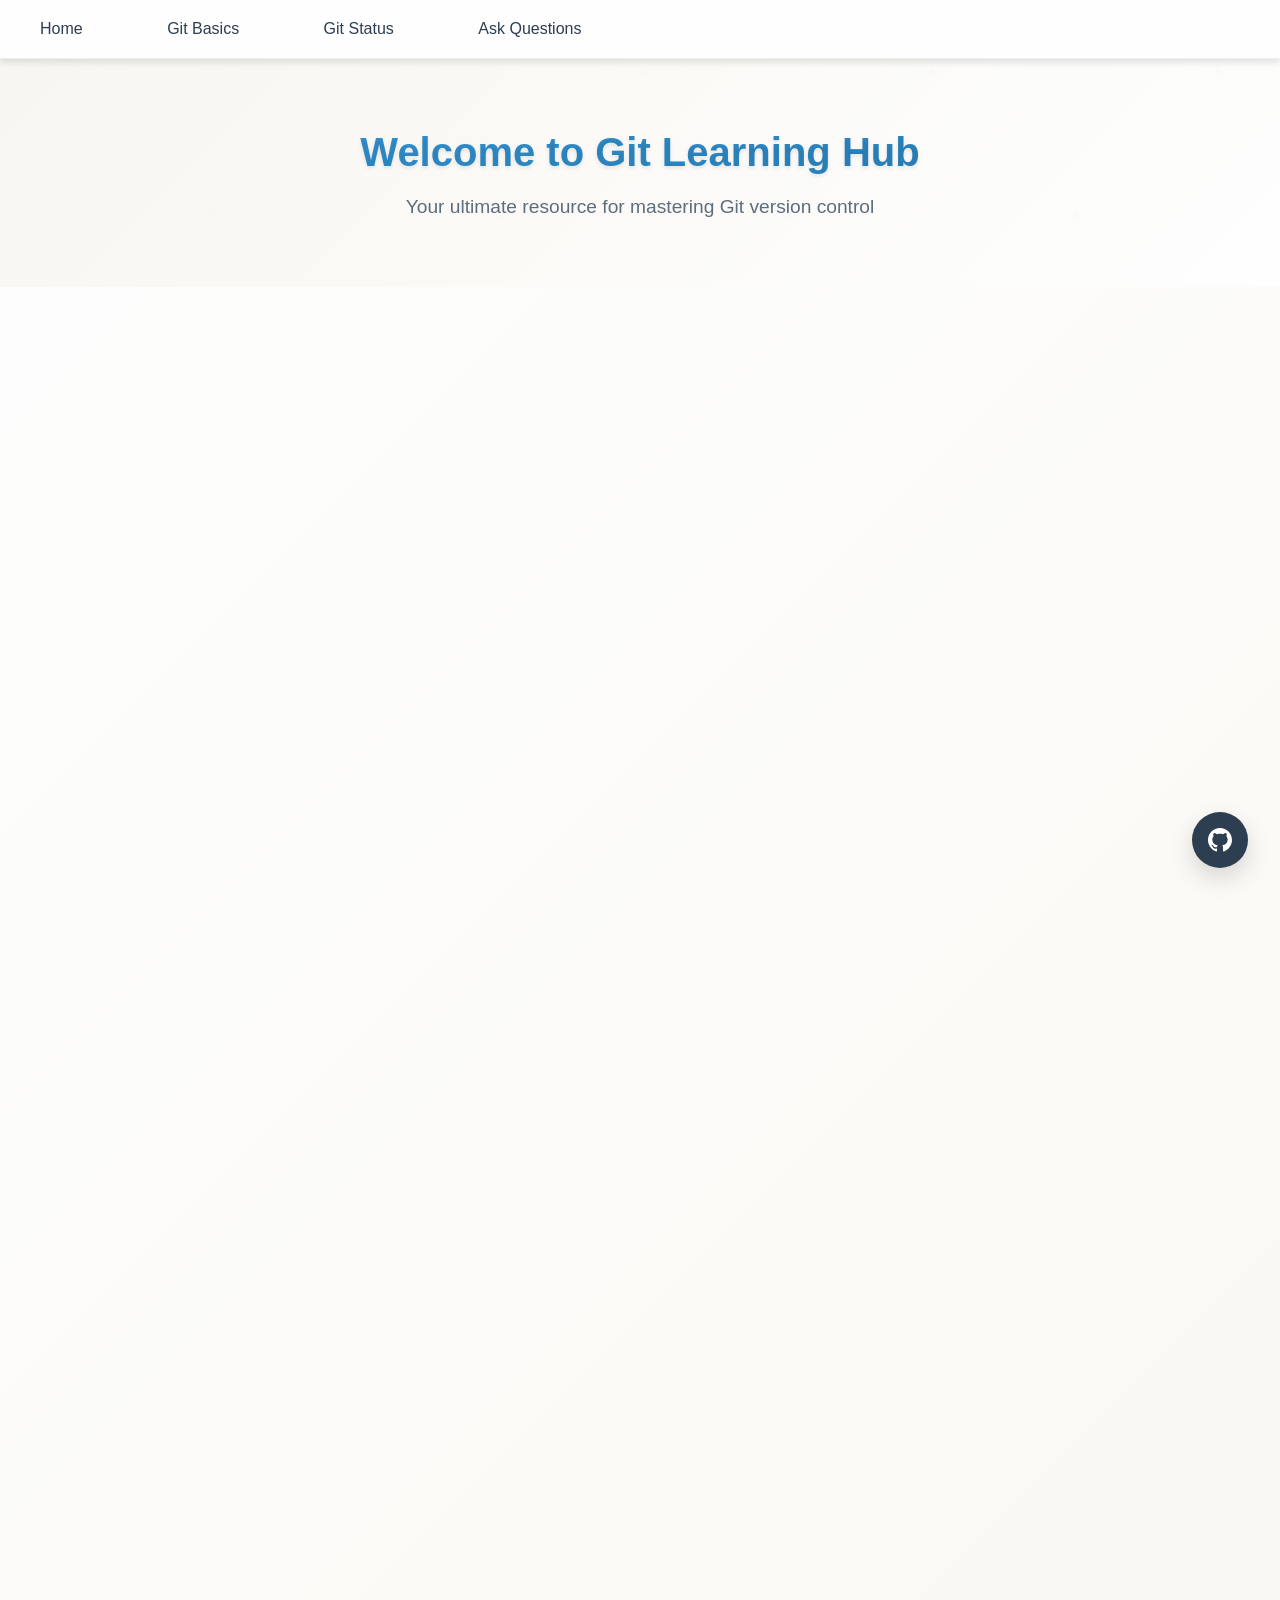
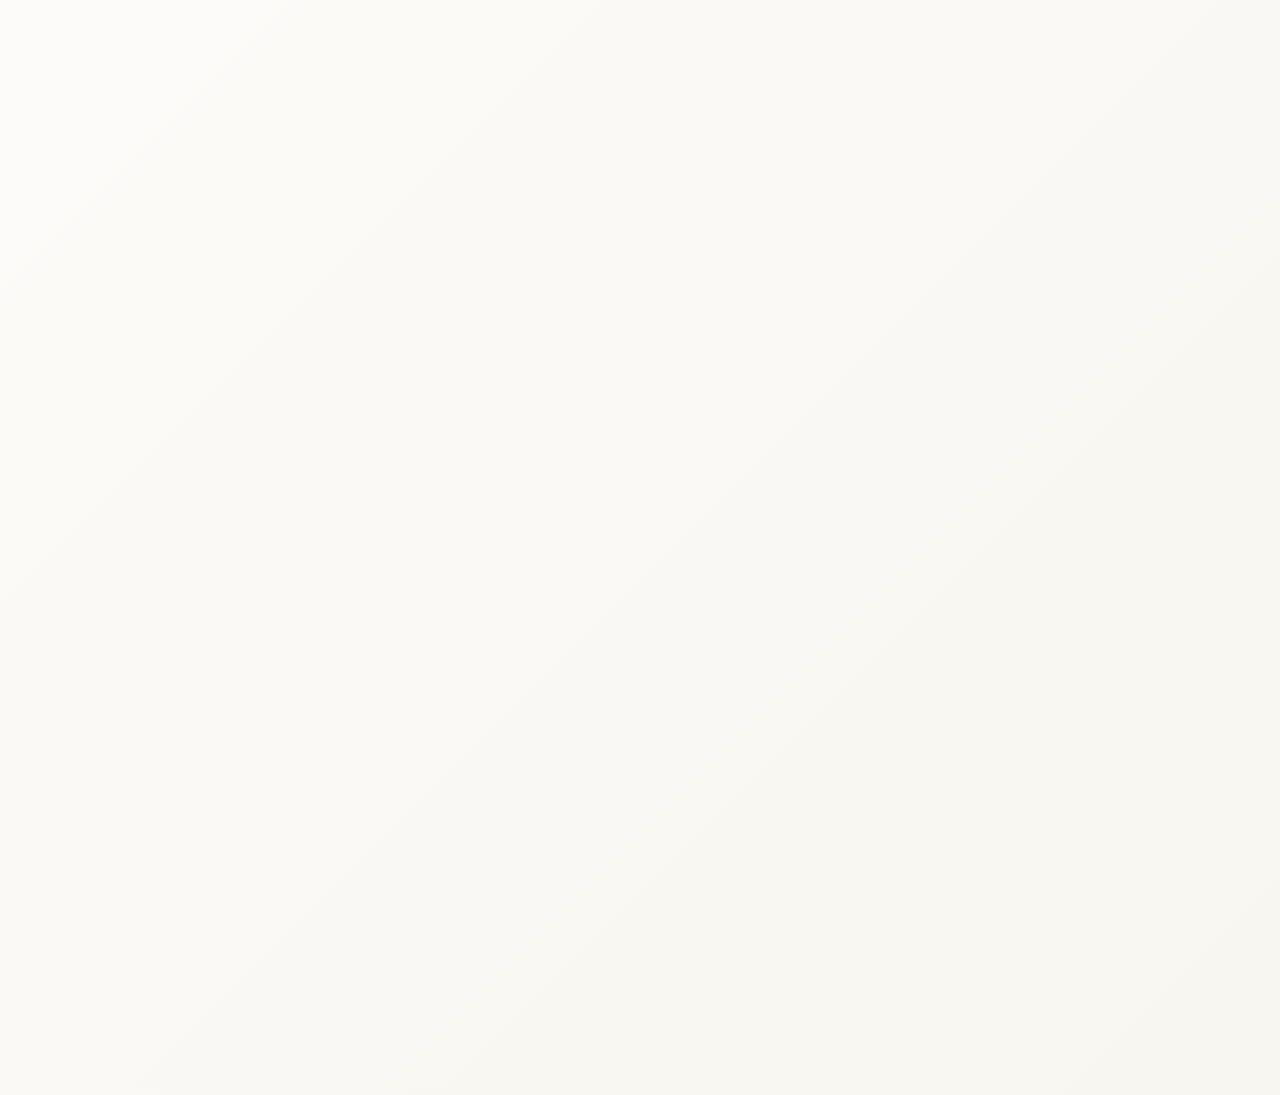
<file: index.html>
<!DOCTYPE html>
<html lang="en">
<head>
    <meta charset="UTF-8">
    <meta name="viewport" content="width=device-width, initial-scale=1.0">
    <title>Git Learning Hub</title>
    <link rel="stylesheet" href="style.css">
</head>
<body>
    <nav>
        <a href="index.html">Home</a>
        <a href="about.html">Git Basics</a>
        <a href="services.html">Git Status</a>
        <a href="contact.html">Ask Questions</a>
    </nav>
    <header>
        <h1>Welcome to Git Learning Hub</h1>
        <p>Your ultimate resource for mastering Git version control</p>
    </header>
    <section id="basics" class="fade-in">
        <h2>Git Basics</h2>
        <p>Git is a distributed version control system that tracks changes in your code over time. It allows multiple developers to work on the same project without conflicts.</p>
        <ul>
            <li><strong>Repository:</strong> A folder where Git tracks your files</li>
            <li><strong>Commit:</strong> A snapshot of your changes</li>
            <li><strong>Branch:</strong> A separate line of development</li>
            <li><strong>Merge:</strong> Combining changes from different branches</li>
        </ul>
    </section>
    <section id="commands" class="slide-left">
        <h2>Essential Git Commands</h2>
        <div class="command-list">
            <h3>Getting Started</h3>
            <code>git init</code> - Initialize a new repository<br>
            <code>git clone &lt;url&gt;</code> - Clone an existing repository<br>
            <code>git status</code> - Check the status of your files
        </div>
        <div class="command-list">
            <h3>Making Changes</h3>
            <code>git add &lt;file&gt;</code> - Stage files for commit<br>
            <code>git commit -m "message"</code> - Commit staged changes<br>
            <code>git log</code> - View commit history
        </div>
        <div class="command-list">
            <h3>Branching</h3>
            <code>git branch</code> - List branches<br>
            <code>git checkout &lt;branch&gt;</code> - Switch branches<br>
            <code>git merge &lt;branch&gt;</code> - Merge branches
        </div>
    </section>
    <section id="modules" class="slide-right">
        <h2>Git Learning Modules</h2>
        <p>Master Git step by step with our comprehensive modules:</p>
        <div class="module-grid">
            <div class="module">
                <h3><a href="module1.html">Module 1: Git Installation & Setup</a></h3>
                <p>Learn how to install Git and configure your environment.</p>
            </div>
            <div class="module">
                <h3><a href="module2.html">Module 2: Basic Git Commands</a></h3>
                <p>Master essential commands like init, add, commit, and status.</p>
            </div>
            <div class="module">
                <h3><a href="module3.html">Module 3: Branching & Merging</a></h3>
                <p>Understand branches, switching, and merging workflows.</p>
            </div>
            <div class="module">
                <h3><a href="module4.html">Module 4: Working with Remotes</a></h3>
                <p>Connect to remote repositories and collaborate effectively.</p>
            </div>
            <div class="module">
                <h3><a href="module5.html">Module 5: Advanced Git Features</a></h3>
                <p>Explore rebasing, stashing, and conflict resolution.</p>
            </div>
            <div class="module">
                <h3><a href="module6.html">Module 6: Git Best Practices</a></h3>
                <p>Learn professional workflows and team collaboration tips.</p>
            </div>
        </div>
    <section class="parallax-section">
        <div class="parallax-bg"></div>
        <div class="parallax-content">
            <h2>Master Git with Interactive Learning</h2>
            <p>From beginner basics to advanced techniques</p>
        </div>
    </section>
        <h2>Learning Resources</h2>
        <p>Check out our <a href="about.html">Git Basics</a> page for detailed tutorials and examples.</p>
        <p>Have questions? Visit our <a href="contact.html">Ask Questions</a> page.</p>
    </section>
    <a href="https://github.com/vishuvishwas005-cmyk/Git_learning" class="github-link" target="_blank" title="View on GitHub">
        <svg width="24" height="24" viewBox="0 0 24 24" fill="currentColor">
            <path d="M12 0c-6.626 0-12 5.373-12 12 0 5.302 3.438 9.8 8.207 11.387.599.111.793-.261.793-.577v-2.234c-3.338.726-4.033-1.416-4.033-1.416-.546-1.387-1.333-1.756-1.333-1.756-1.089-.745.083-.729.083-.729 1.205.084 1.839 1.237 1.839 1.237 1.07 1.834 2.807 1.304 3.492.997.107-.775.418-1.305.762-1.604-2.665-.305-5.467-1.334-5.467-5.931 0-1.311.469-2.381 1.236-3.221-.124-.303-.535-1.524.117-3.176 0 0 1.008-.322 3.301 1.23.957-.266 1.983-.399 3.003-.404 1.02.005 2.047.138 3.006.404 2.291-1.552 3.297-1.23 3.297-1.23.653 1.653.242 2.874.118 3.176.77.84 1.235 1.911 1.235 3.221 0 4.609-2.807 5.624-5.479 5.921.43.372.823 1.102.823 2.222v3.293c0 .319.192.694.801.576 4.765-1.589 8.199-6.086 8.199-11.386 0-6.627-5.373-12-12-12z"/>
        </svg>
    </a>
</body>
</html>
</file>
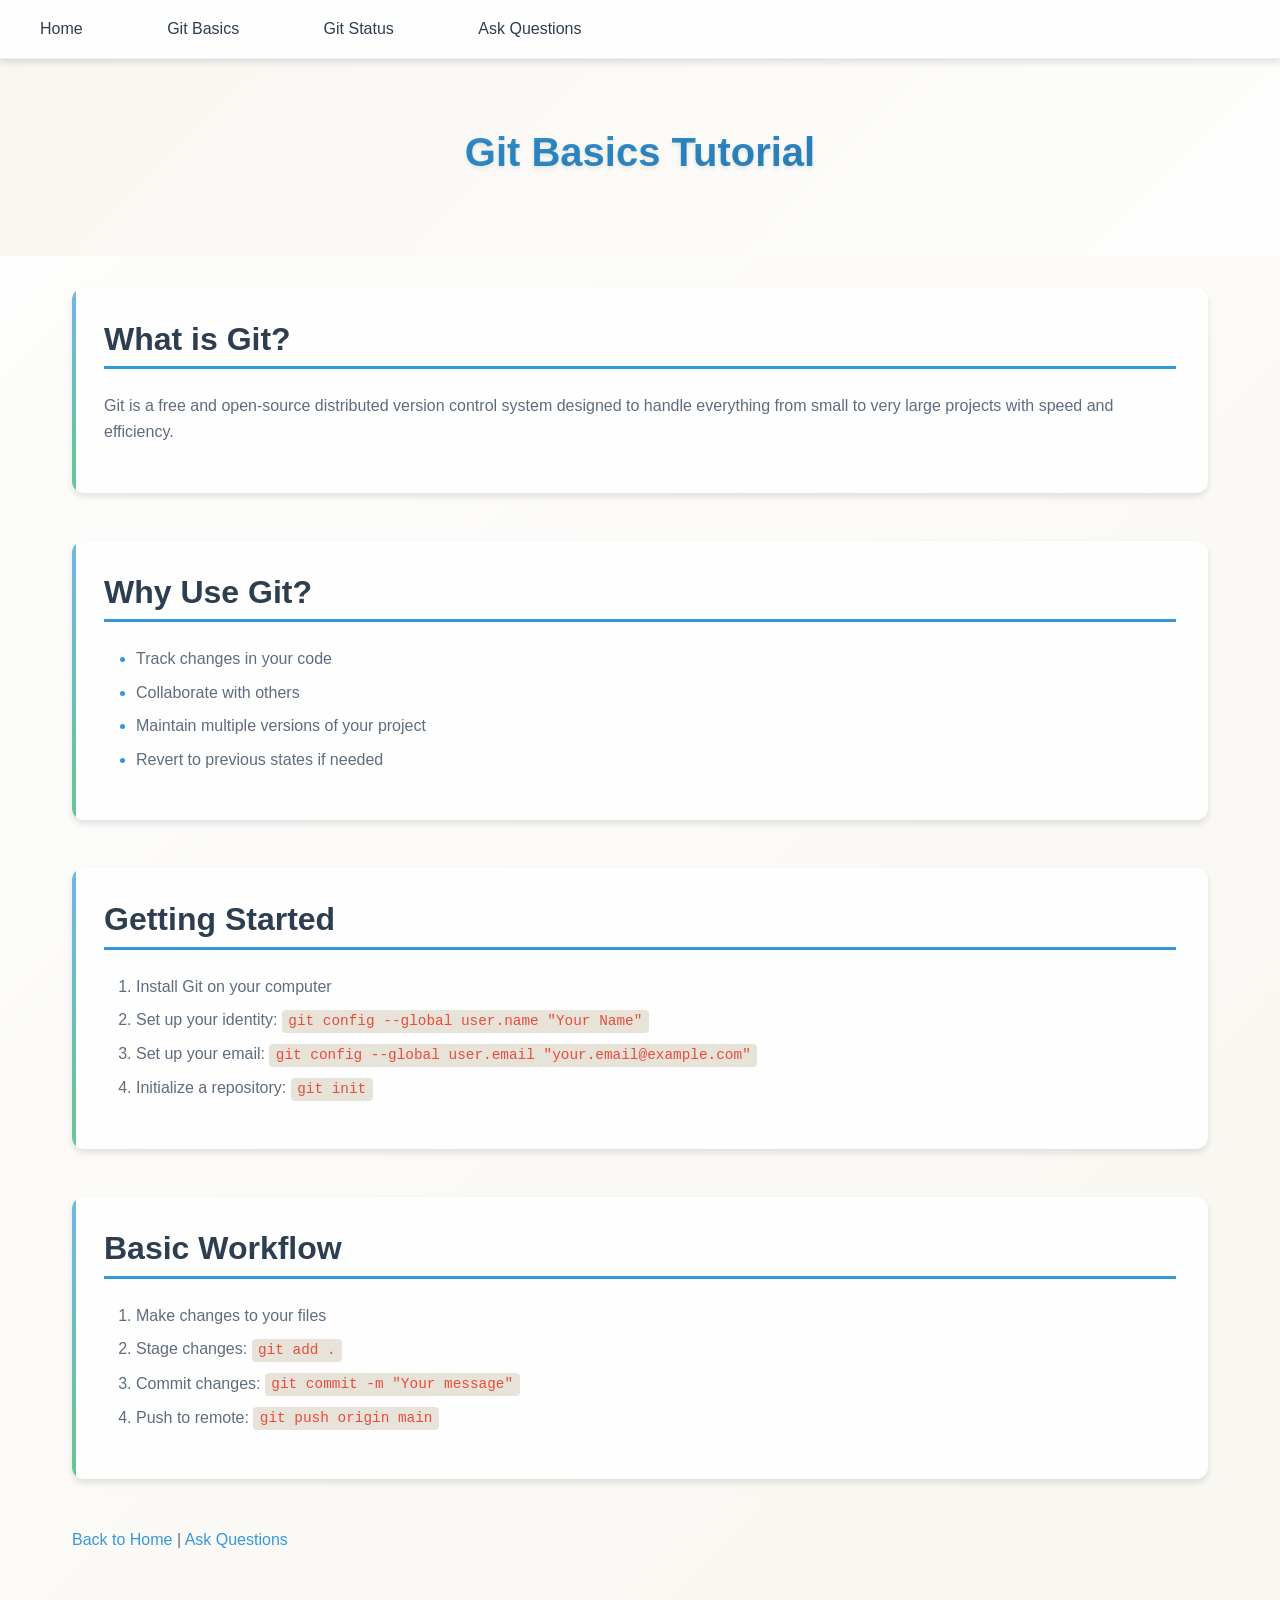
<file: about.html>
<!DOCTYPE html>
<html lang="en">
<head>
    <meta charset="UTF-8">
    <meta name="viewport" content="width=device-width, initial-scale=1.0">
    <title>Git Basics</title>
    <link rel="stylesheet" href="style.css">
</head>
<body>
    <nav>
        <a href="index.html">Home</a>
        <a href="about.html">Git Basics</a>
        <a href="services.html">Git Status</a>
        <a href="contact.html">Ask Questions</a>
    </nav>
    <header>
        <h1>Git Basics Tutorial</h1>
    </header>
    <main>
        <section>
            <h2>What is Git?</h2>
            <p>Git is a free and open-source distributed version control system designed to handle everything from small to very large projects with speed and efficiency.</p>
        </section>
        <section>
            <h2>Why Use Git?</h2>
            <ul>
                <li>Track changes in your code</li>
                <li>Collaborate with others</li>
                <li>Maintain multiple versions of your project</li>
                <li>Revert to previous states if needed</li>
            </ul>
        </section>
        <section>
            <h2>Getting Started</h2>
            <ol>
                <li>Install Git on your computer</li>
                <li>Set up your identity: <code>git config --global user.name "Your Name"</code></li>
                <li>Set up your email: <code>git config --global user.email "your.email@example.com"</code></li>
                <li>Initialize a repository: <code>git init</code></li>
            </ol>
        </section>
        <section>
            <h2>Basic Workflow</h2>
            <ol>
                <li>Make changes to your files</li>
                <li>Stage changes: <code>git add .</code></li>
                <li>Commit changes: <code>git commit -m "Your message"</code></li>
                <li>Push to remote: <code>git push origin main</code></li>
            </ol>
        </section>
        <p><a href="index.html">Back to Home</a> | <a href="contact.html">Ask Questions</a></p>
    </main>
</body>
</html>
</html>
</file>
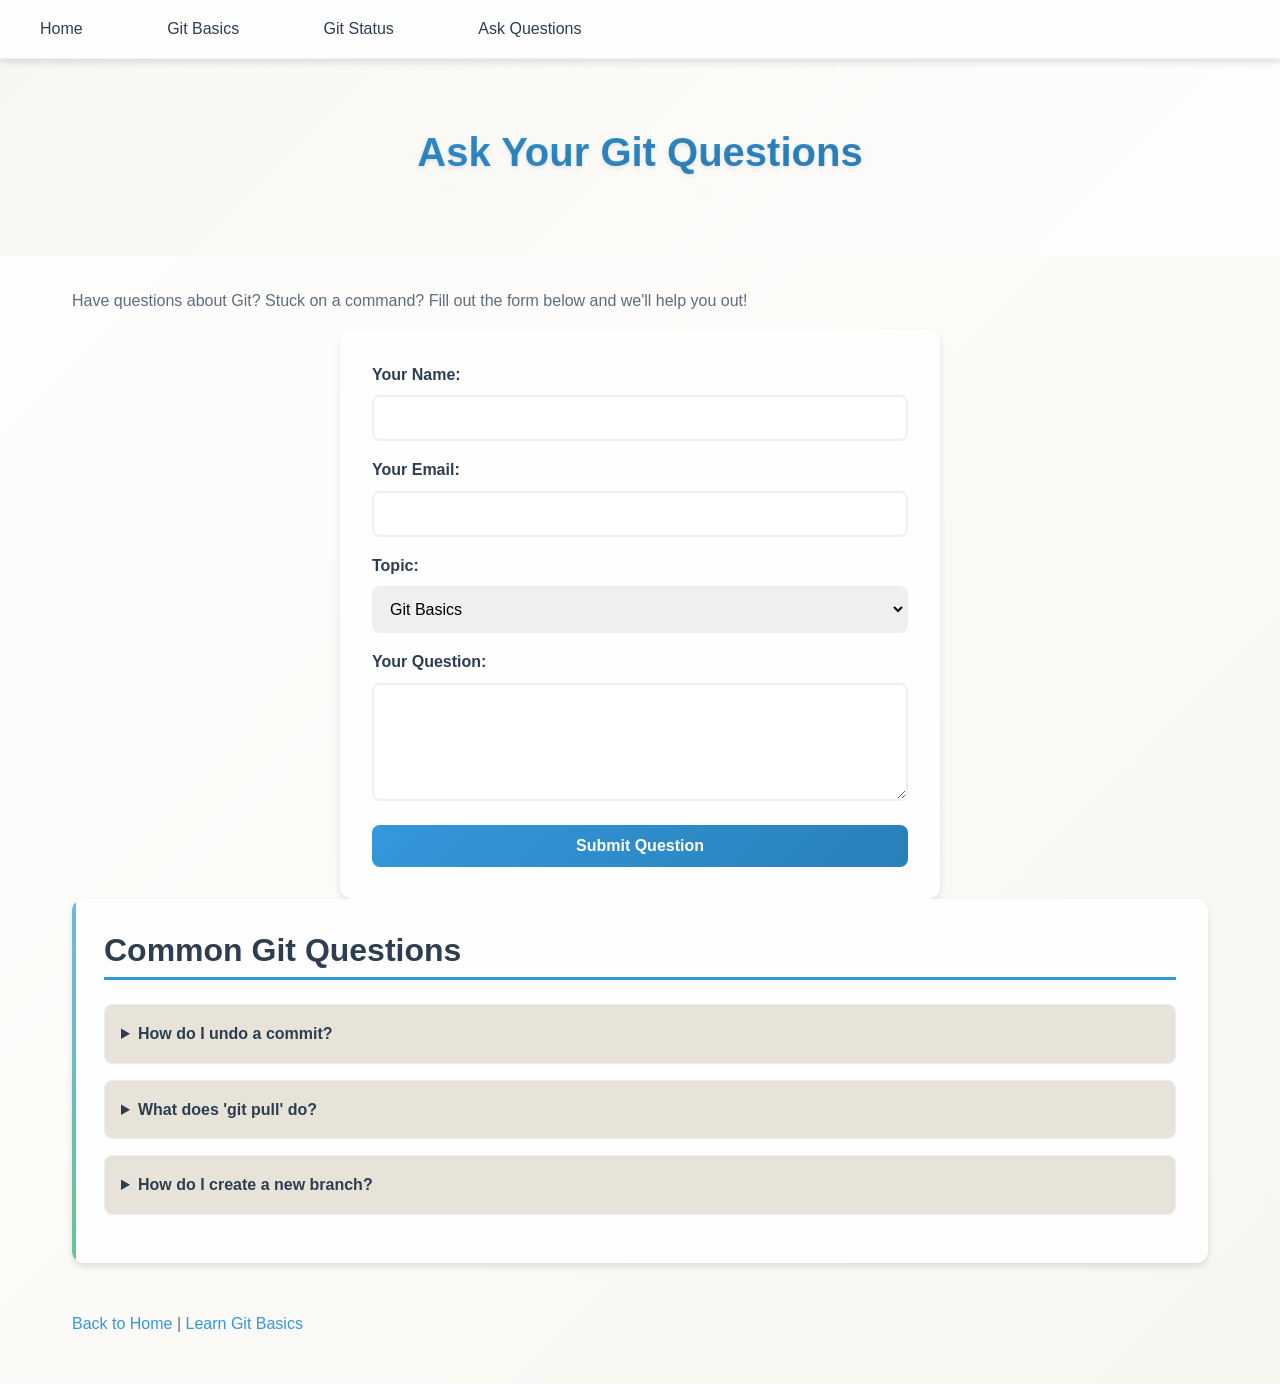
<file: contact.html>
<!DOCTYPE html>
<html lang="en">
<head>
    <meta charset="UTF-8">
    <meta name="viewport" content="width=device-width, initial-scale=1.0">
    <title>Ask Git Questions</title>
    <link rel="stylesheet" href="style.css">
</head>
<body>
    <nav>
        <a href="index.html">Home</a>
        <a href="about.html">Git Basics</a>
        <a href="services.html">Git Status</a>
        <a href="contact.html">Ask Questions</a>
    </nav>
    <header>
        <h1>Ask Your Git Questions</h1>
    </header>
    <main>
        <p>Have questions about Git? Stuck on a command? Fill out the form below and we'll help you out!</p>
        <form action="#" method="post">
            <label for="name">Your Name:</label>
            <input type="text" id="name" name="name" required>

            <label for="email">Your Email:</label>
            <input type="email" id="email" name="email" required>

            <label for="topic">Topic:</label>
            <select id="topic" name="topic">
                <option value="basics">Git Basics</option>
                <option value="commands">Git Commands</option>
                <option value="branching">Branching and Merging</option>
                <option value="remote">Working with Remotes</option>
                <option value="other">Other</option>
            </select>

            <label for="question">Your Question:</label>
            <textarea id="question" name="question" rows="5" required></textarea>

            <button type="submit">Submit Question</button>
        </form>
        <section>
            <h2>Common Git Questions</h2>
            <details>
                <summary>How do I undo a commit?</summary>
                <p>Use <code>git reset --soft HEAD~1</code> to undo the last commit but keep changes staged, or <code>git reset --hard HEAD~1</code> to completely remove it.</p>
            </details>
            <details>
                <summary>What does 'git pull' do?</summary>
                <p><code>git pull</code> fetches changes from the remote repository and merges them into your current branch.</p>
            </details>
            <details>
                <summary>How do I create a new branch?</summary>
                <p>Use <code>git checkout -b new-branch-name</code> to create and switch to a new branch.</p>
            </details>
        </section>
        <p><a href="index.html">Back to Home</a> | <a href="about.html">Learn Git Basics</a></p>
    </main>
</body>
</html>
</file>
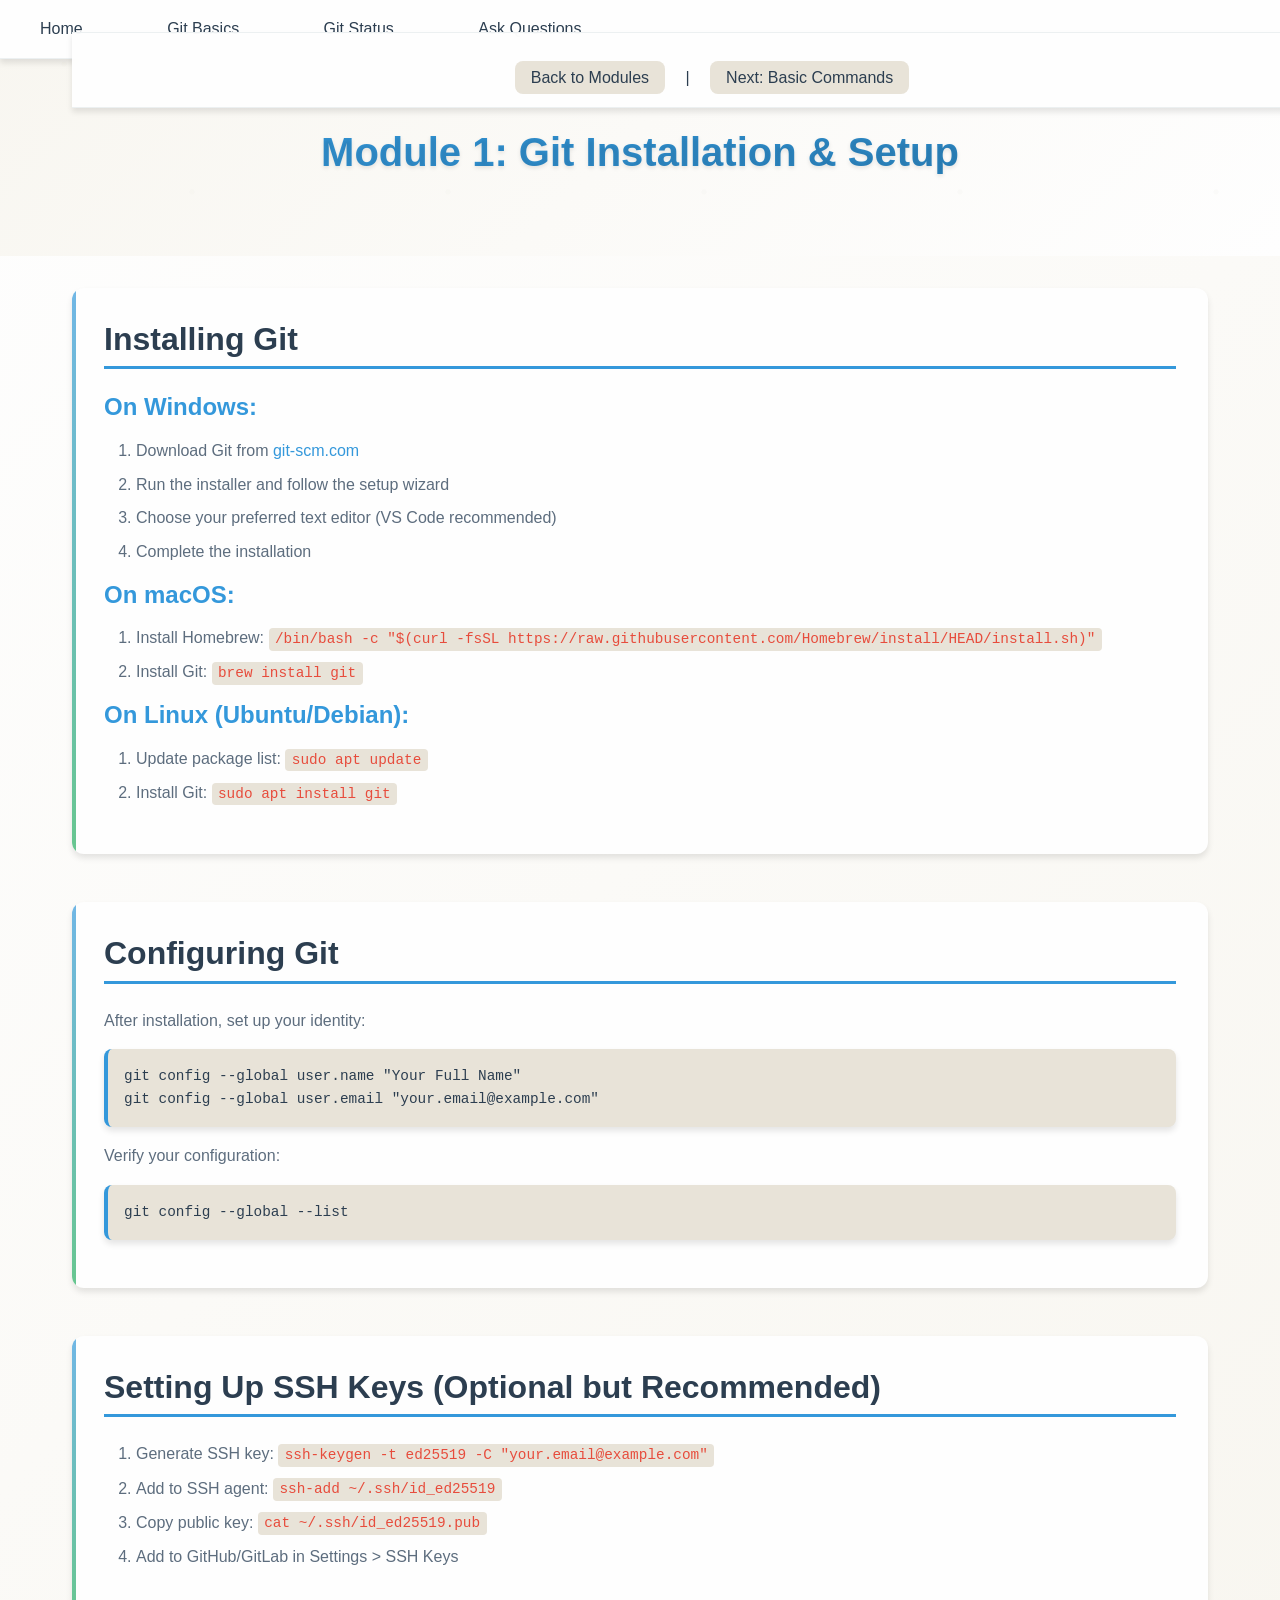
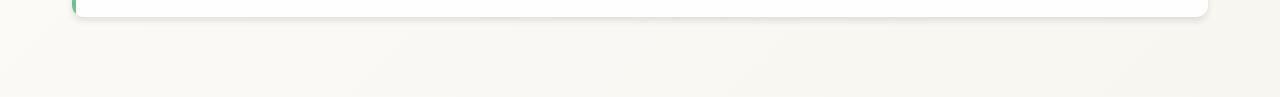
<file: module1.html>
<!DOCTYPE html>
<html lang="en">
<head>
    <meta charset="UTF-8">
    <meta name="viewport" content="width=device-width, initial-scale=1.0">
    <title>Module 1: Git Installation & Setup</title>
    <link rel="stylesheet" href="style.css">
</head>
<body>
    <nav>
        <a href="index.html">Home</a>
        <a href="about.html">Git Basics</a>
        <a href="services.html">Git Status</a>
        <a href="contact.html">Ask Questions</a>
    </nav>
    <header>
        <h1>Module 1: Git Installation & Setup</h1>
    </header>
    <main>
        <section>
            <h2>Installing Git</h2>
            <h3>On Windows:</h3>
            <ol>
                <li>Download Git from <a href="https://git-scm.com/download/win" target="_blank">git-scm.com</a></li>
                <li>Run the installer and follow the setup wizard</li>
                <li>Choose your preferred text editor (VS Code recommended)</li>
                <li>Complete the installation</li>
            </ol>
            <h3>On macOS:</h3>
            <ol>
                <li>Install Homebrew: <code>/bin/bash -c "$(curl -fsSL https://raw.githubusercontent.com/Homebrew/install/HEAD/install.sh)"</code></li>
                <li>Install Git: <code>brew install git</code></li>
            </ol>
            <h3>On Linux (Ubuntu/Debian):</h3>
            <ol>
                <li>Update package list: <code>sudo apt update</code></li>
                <li>Install Git: <code>sudo apt install git</code></li>
            </ol>
        </section>
        <section>
            <h2>Configuring Git</h2>
            <p>After installation, set up your identity:</p>
            <pre><code>git config --global user.name "Your Full Name"
git config --global user.email "your.email@example.com"</code></pre>
            <p>Verify your configuration:</p>
            <pre><code>git config --global --list</code></pre>
        </section>
        <section>
            <h2>Setting Up SSH Keys (Optional but Recommended)</h2>
            <ol>
                <li>Generate SSH key: <code>ssh-keygen -t ed25519 -C "your.email@example.com"</code></li>
                <li>Add to SSH agent: <code>ssh-add ~/.ssh/id_ed25519</code></li>
                <li>Copy public key: <code>cat ~/.ssh/id_ed25519.pub</code></li>
                <li>Add to GitHub/GitLab in Settings > SSH Keys</li>
            </ol>
        </section>
        <nav class="module-nav">
            <a href="index.html">Back to Modules</a> |
            <a href="module2.html">Next: Basic Commands</a>
        </nav>
    </main>
</body>
</html>
</file>
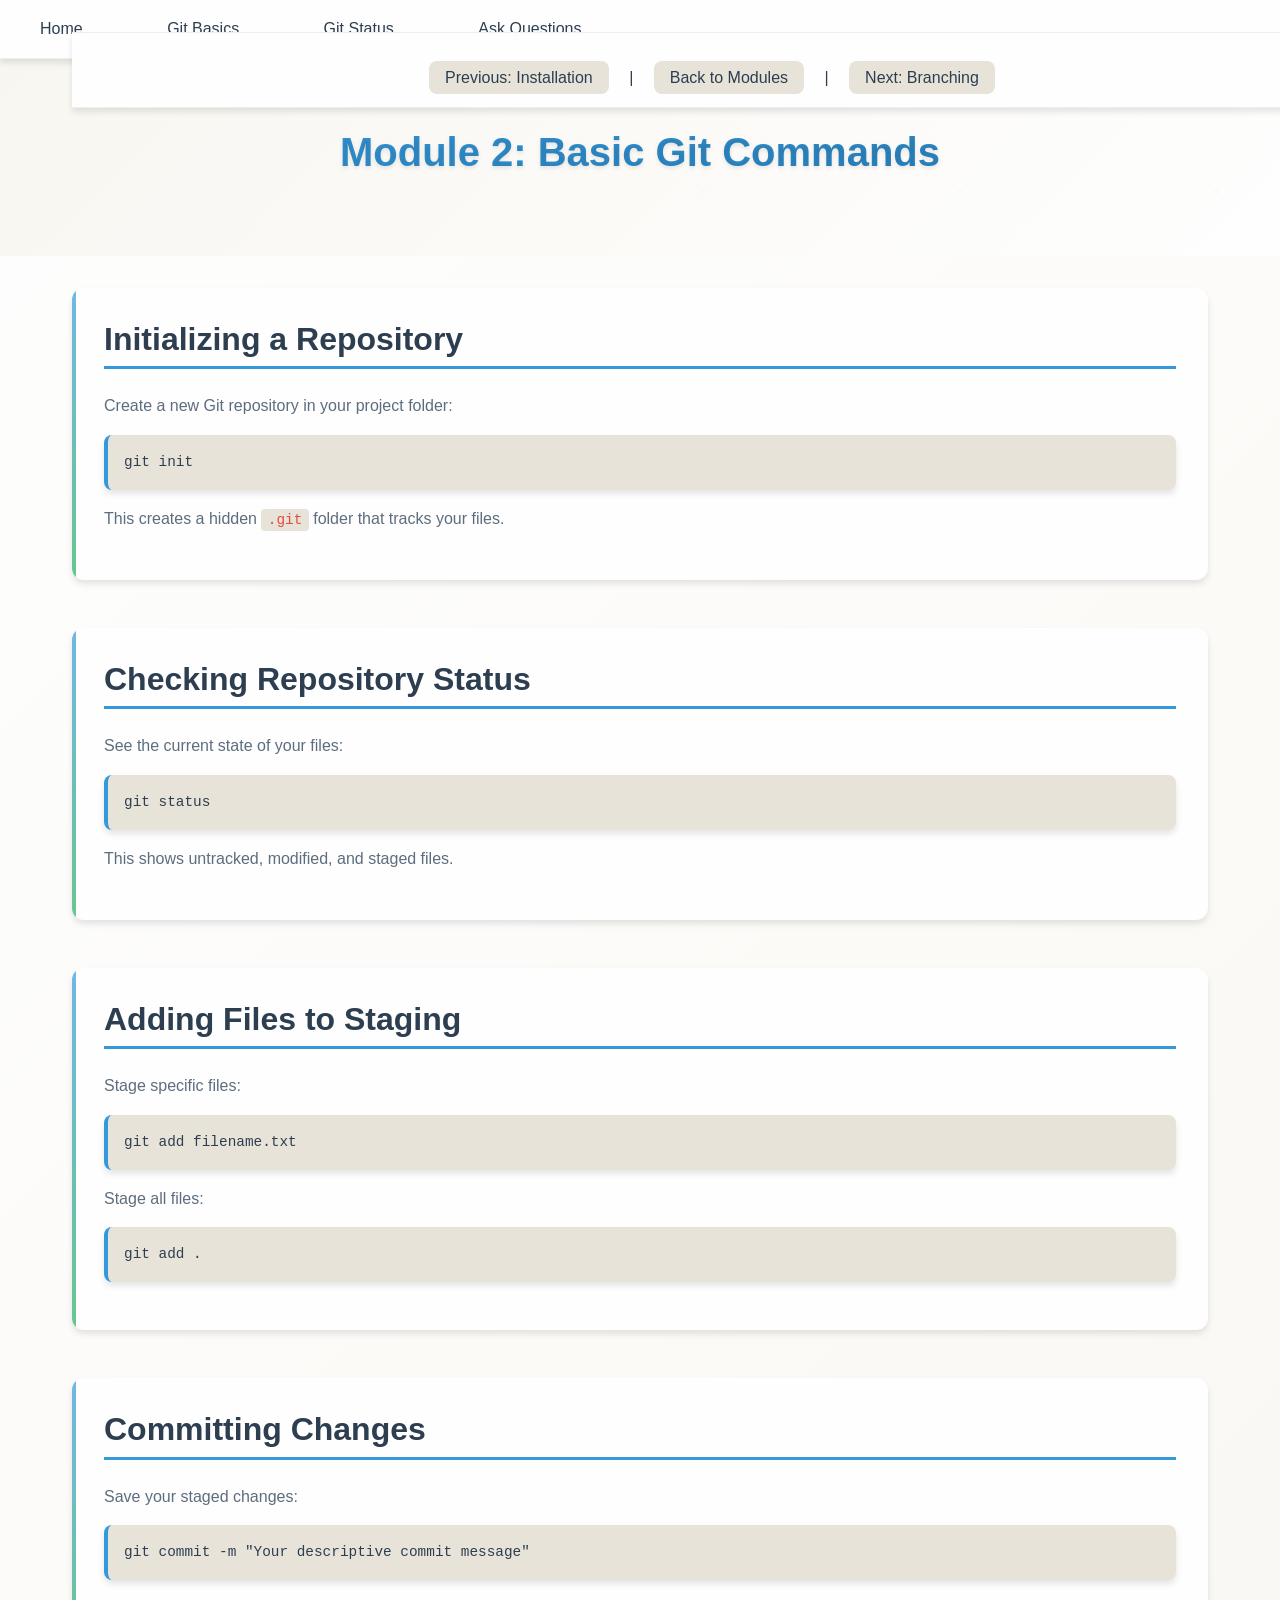
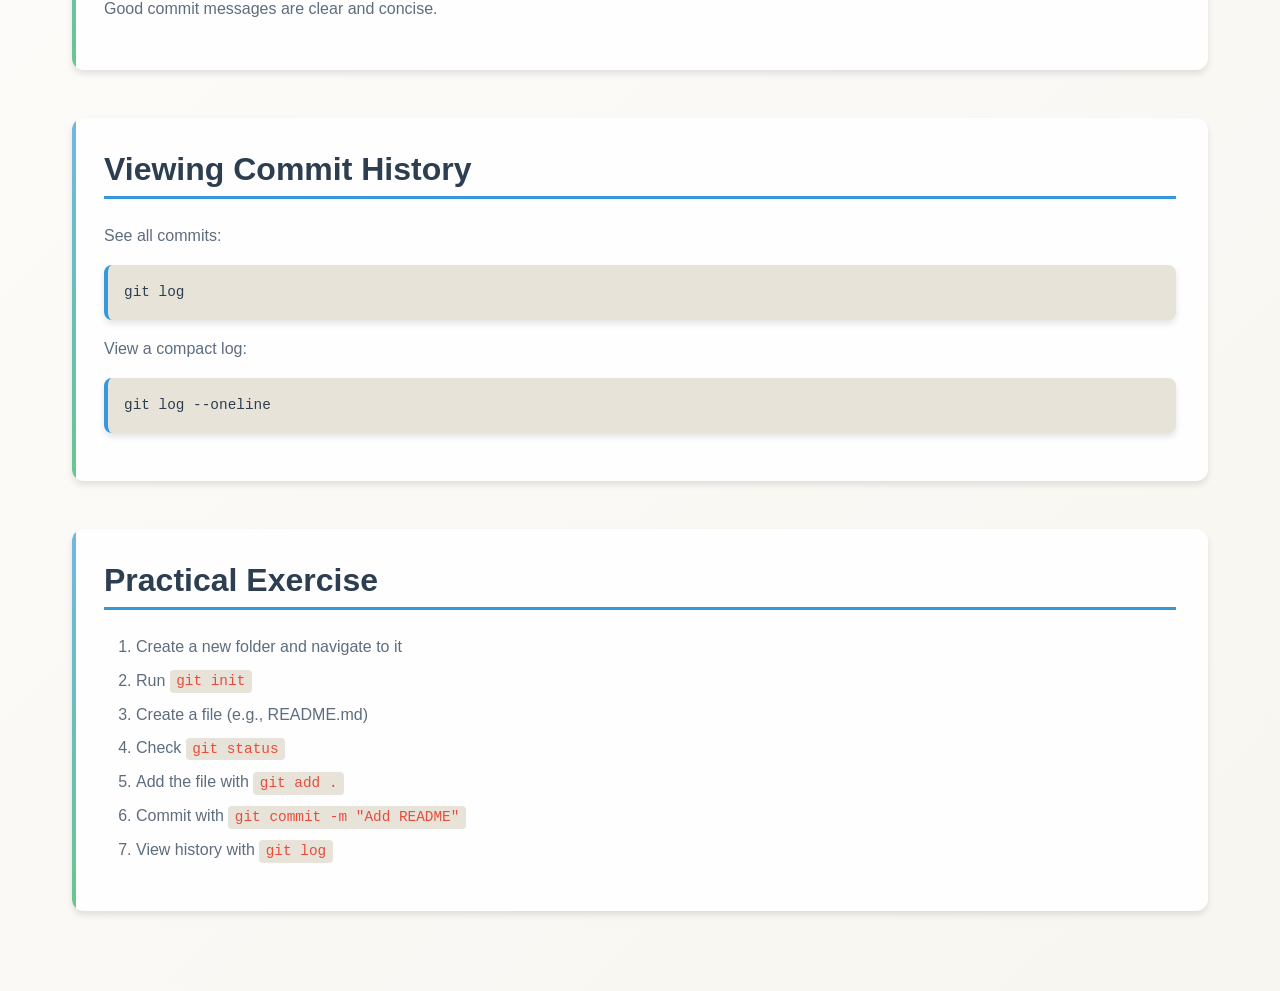
<file: module2.html>
<!DOCTYPE html>
<html lang="en">
<head>
    <meta charset="UTF-8">
    <meta name="viewport" content="width=device-width, initial-scale=1.0">
    <title>Module 2: Basic Git Commands</title>
    <link rel="stylesheet" href="style.css">
</head>
<body>
    <nav>
        <a href="index.html">Home</a>
        <a href="about.html">Git Basics</a>
        <a href="services.html">Git Status</a>
        <a href="contact.html">Ask Questions</a>
    </nav>
    <header>
        <h1>Module 2: Basic Git Commands</h1>
    </header>
    <main>
        <section>
            <h2>Initializing a Repository</h2>
            <p>Create a new Git repository in your project folder:</p>
            <pre><code>git init</code></pre>
            <p>This creates a hidden <code>.git</code> folder that tracks your files.</p>
        </section>
        <section>
            <h2>Checking Repository Status</h2>
            <p>See the current state of your files:</p>
            <pre><code>git status</code></pre>
            <p>This shows untracked, modified, and staged files.</p>
        </section>
        <section>
            <h2>Adding Files to Staging</h2>
            <p>Stage specific files:</p>
            <pre><code>git add filename.txt</code></pre>
            <p>Stage all files:</p>
            <pre><code>git add .</code></pre>
        </section>
        <section>
            <h2>Committing Changes</h2>
            <p>Save your staged changes:</p>
            <pre><code>git commit -m "Your descriptive commit message"</code></pre>
            <p>Good commit messages are clear and concise.</p>
        </section>
        <section>
            <h2>Viewing Commit History</h2>
            <p>See all commits:</p>
            <pre><code>git log</code></pre>
            <p>View a compact log:</p>
            <pre><code>git log --oneline</code></pre>
        </section>
        <section>
            <h2>Practical Exercise</h2>
            <ol>
                <li>Create a new folder and navigate to it</li>
                <li>Run <code>git init</code></li>
                <li>Create a file (e.g., README.md)</li>
                <li>Check <code>git status</code></li>
                <li>Add the file with <code>git add .</code></li>
                <li>Commit with <code>git commit -m "Add README"</code></li>
                <li>View history with <code>git log</code></li>
            </ol>
        </section>
        <nav class="module-nav">
            <a href="module1.html">Previous: Installation</a> |
            <a href="index.html">Back to Modules</a> |
            <a href="module3.html">Next: Branching</a>
        </nav>
    </main>
</body>
</html>
</file>
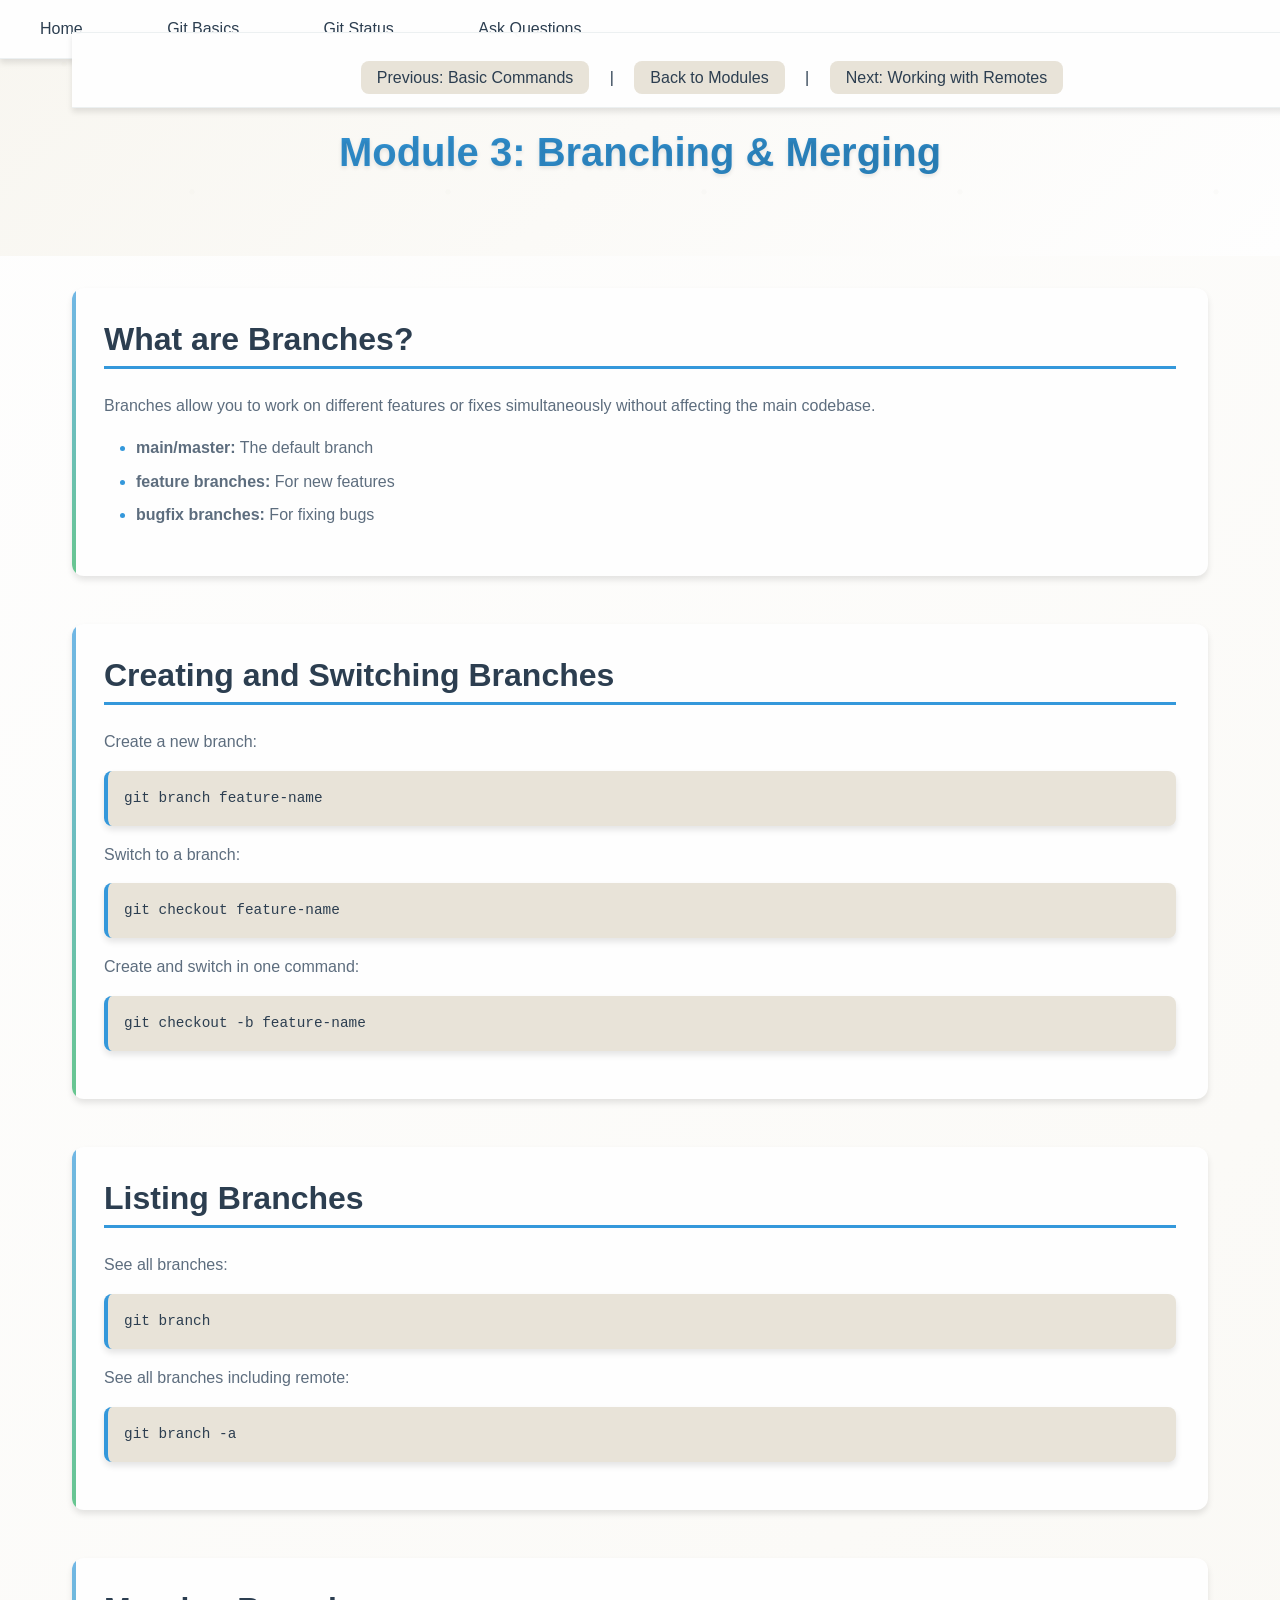
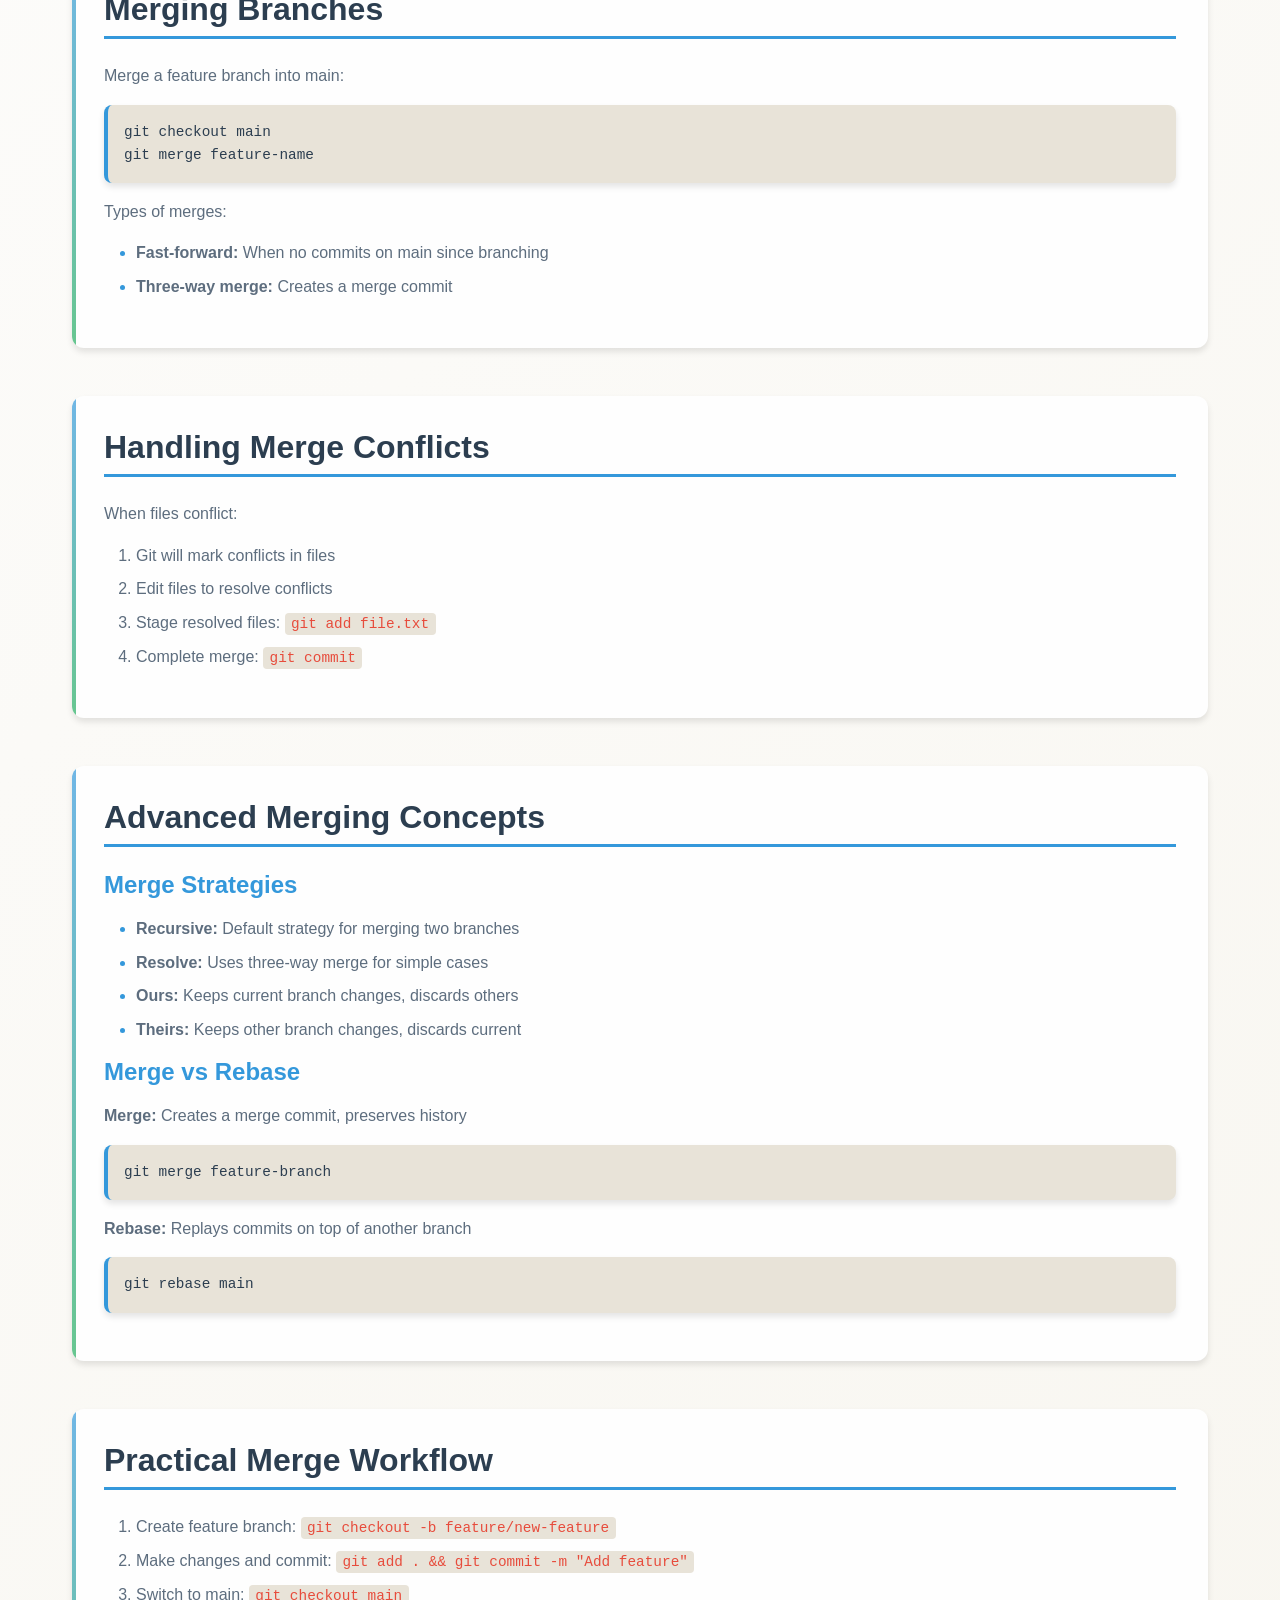
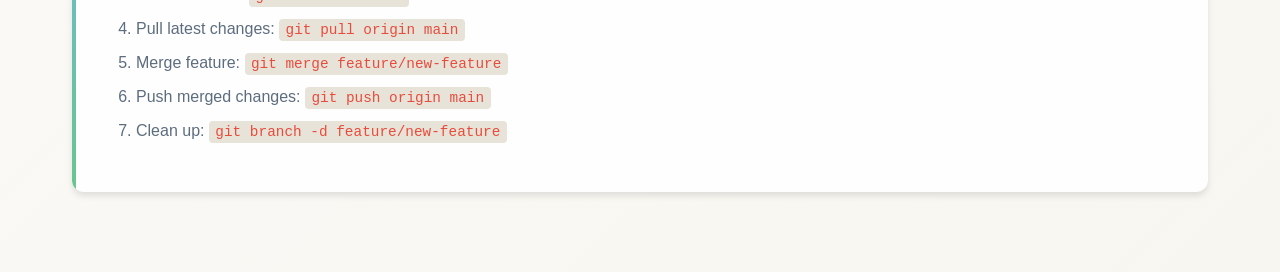
<file: module3.html>
<!DOCTYPE html>
<html lang="en">
<head>
    <meta charset="UTF-8">
    <meta name="viewport" content="width=device-width, initial-scale=1.0">
    <title>Module 3: Branching & Merging</title>
    <link rel="stylesheet" href="style.css">
</head>
<body>
    <nav>
        <a href="index.html">Home</a>
        <a href="about.html">Git Basics</a>
        <a href="services.html">Git Status</a>
        <a href="contact.html">Ask Questions</a>
    </nav>
    <header>
        <h1>Module 3: Branching & Merging</h1>
    </header>
    <main>
        <section>
            <h2>What are Branches?</h2>
            <p>Branches allow you to work on different features or fixes simultaneously without affecting the main codebase.</p>
            <ul>
                <li><strong>main/master:</strong> The default branch</li>
                <li><strong>feature branches:</strong> For new features</li>
                <li><strong>bugfix branches:</strong> For fixing bugs</li>
            </ul>
        </section>
        <section>
            <h2>Creating and Switching Branches</h2>
            <p>Create a new branch:</p>
            <pre><code>git branch feature-name</code></pre>
            <p>Switch to a branch:</p>
            <pre><code>git checkout feature-name</code></pre>
            <p>Create and switch in one command:</p>
            <pre><code>git checkout -b feature-name</code></pre>
        </section>
        <section>
            <h2>Listing Branches</h2>
            <p>See all branches:</p>
            <pre><code>git branch</code></pre>
            <p>See all branches including remote:</p>
            <pre><code>git branch -a</code></pre>
        </section>
        <section>
            <h2>Merging Branches</h2>
            <p>Merge a feature branch into main:</p>
            <pre><code>git checkout main
git merge feature-name</code></pre>
            <p>Types of merges:</p>
            <ul>
                <li><strong>Fast-forward:</strong> When no commits on main since branching</li>
                <li><strong>Three-way merge:</strong> Creates a merge commit</li>
            </ul>
        </section>
        <section>
            <h2>Handling Merge Conflicts</h2>
            <p>When files conflict:</p>
            <ol>
                <li>Git will mark conflicts in files</li>
                <li>Edit files to resolve conflicts</li>
                <li>Stage resolved files: <code>git add file.txt</code></li>
                <li>Complete merge: <code>git commit</code></li>
            </ol>
        </section>
        <section>
            <h2>Advanced Merging Concepts</h2>
            <h3>Merge Strategies</h3>
            <ul>
                <li><strong>Recursive:</strong> Default strategy for merging two branches</li>
                <li><strong>Resolve:</strong> Uses three-way merge for simple cases</li>
                <li><strong>Ours:</strong> Keeps current branch changes, discards others</li>
                <li><strong>Theirs:</strong> Keeps other branch changes, discards current</li>
            </ul>
            <h3>Merge vs Rebase</h3>
            <p><strong>Merge:</strong> Creates a merge commit, preserves history</p>
            <pre><code>git merge feature-branch</code></pre>
            <p><strong>Rebase:</strong> Replays commits on top of another branch</p>
            <pre><code>git rebase main</code></pre>
        </section>
        <section>
            <h2>Practical Merge Workflow</h2>
            <ol>
                <li>Create feature branch: <code>git checkout -b feature/new-feature</code></li>
                <li>Make changes and commit: <code>git add . && git commit -m "Add feature"</code></li>
                <li>Switch to main: <code>git checkout main</code></li>
                <li>Pull latest changes: <code>git pull origin main</code></li>
                <li>Merge feature: <code>git merge feature/new-feature</code></li>
                <li>Push merged changes: <code>git push origin main</code></li>
                <li>Clean up: <code>git branch -d feature/new-feature</code></li>
            </ol>
        </section>
        <nav class="module-nav">
            <a href="module2.html">Previous: Basic Commands</a> |
            <a href="index.html">Back to Modules</a> |
            <a href="module4.html">Next: Working with Remotes</a>
        </nav>
    </main>
</body>
</html>
</file>
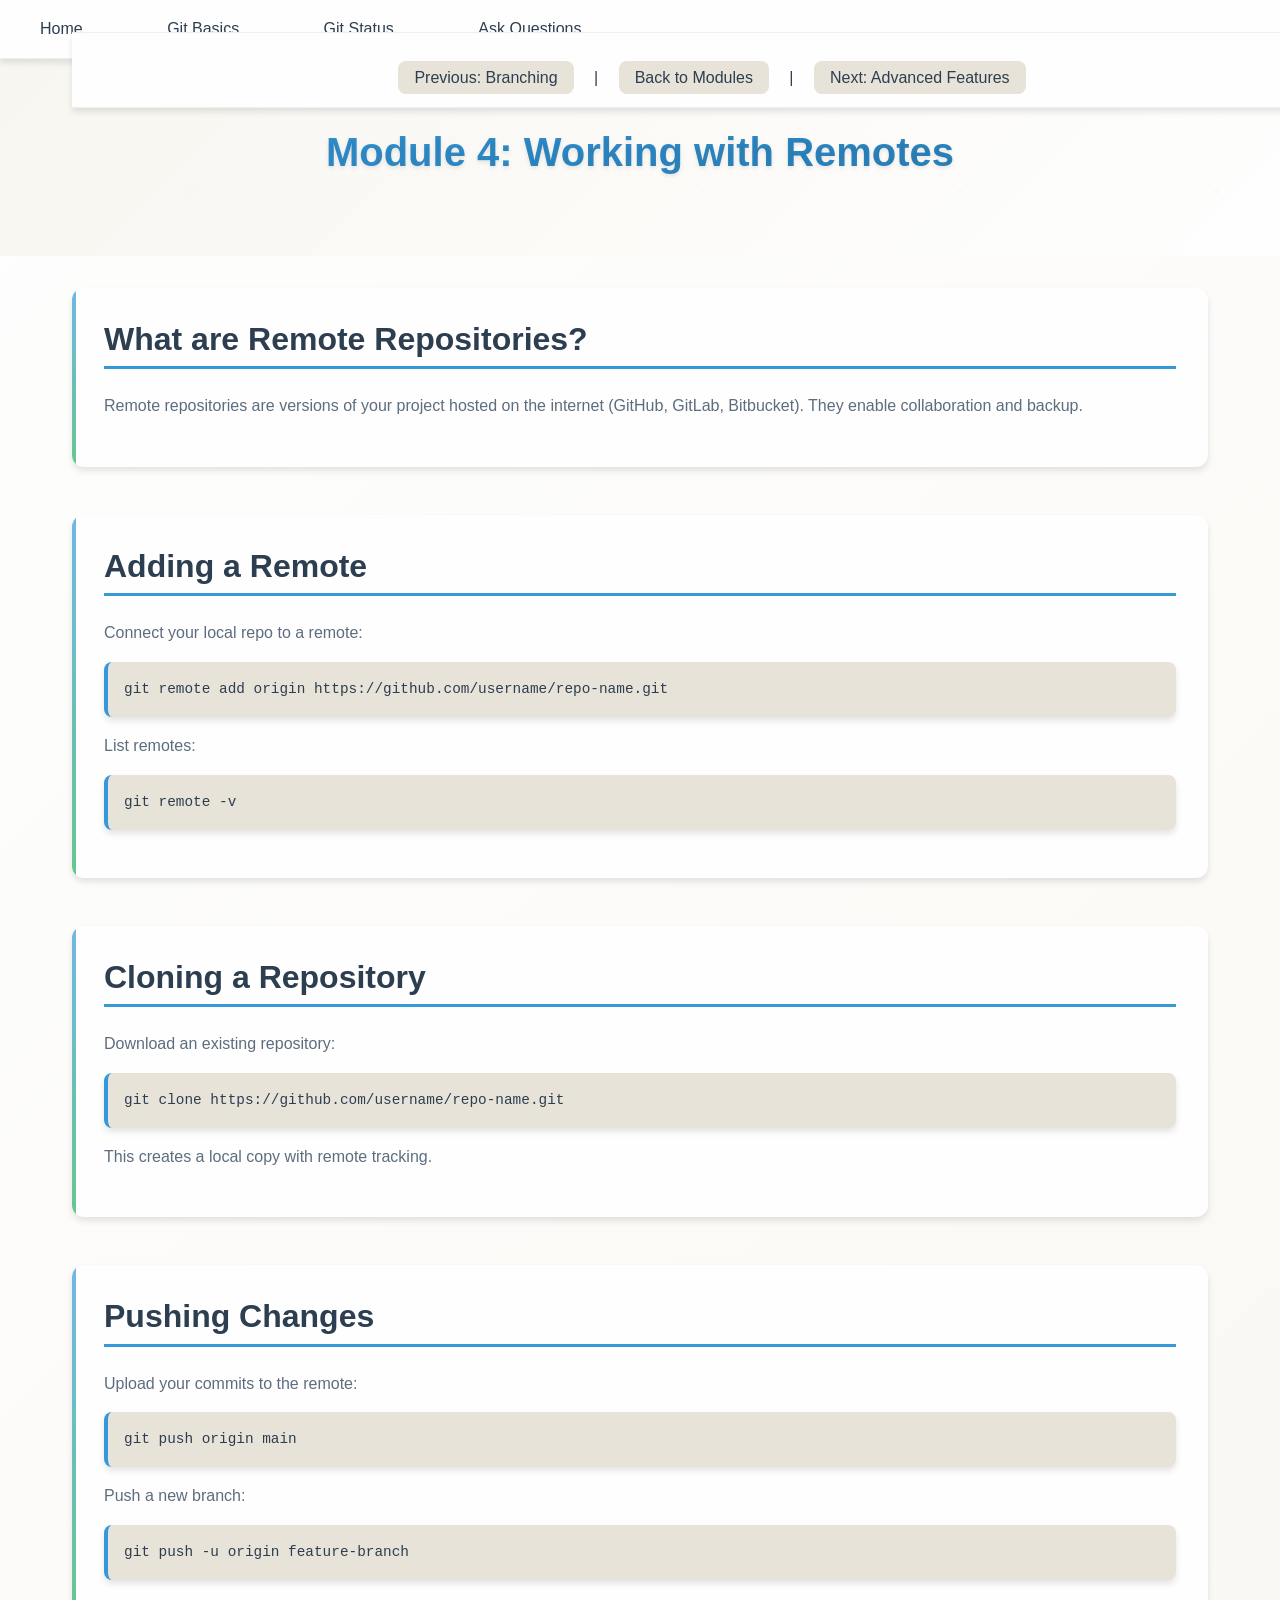
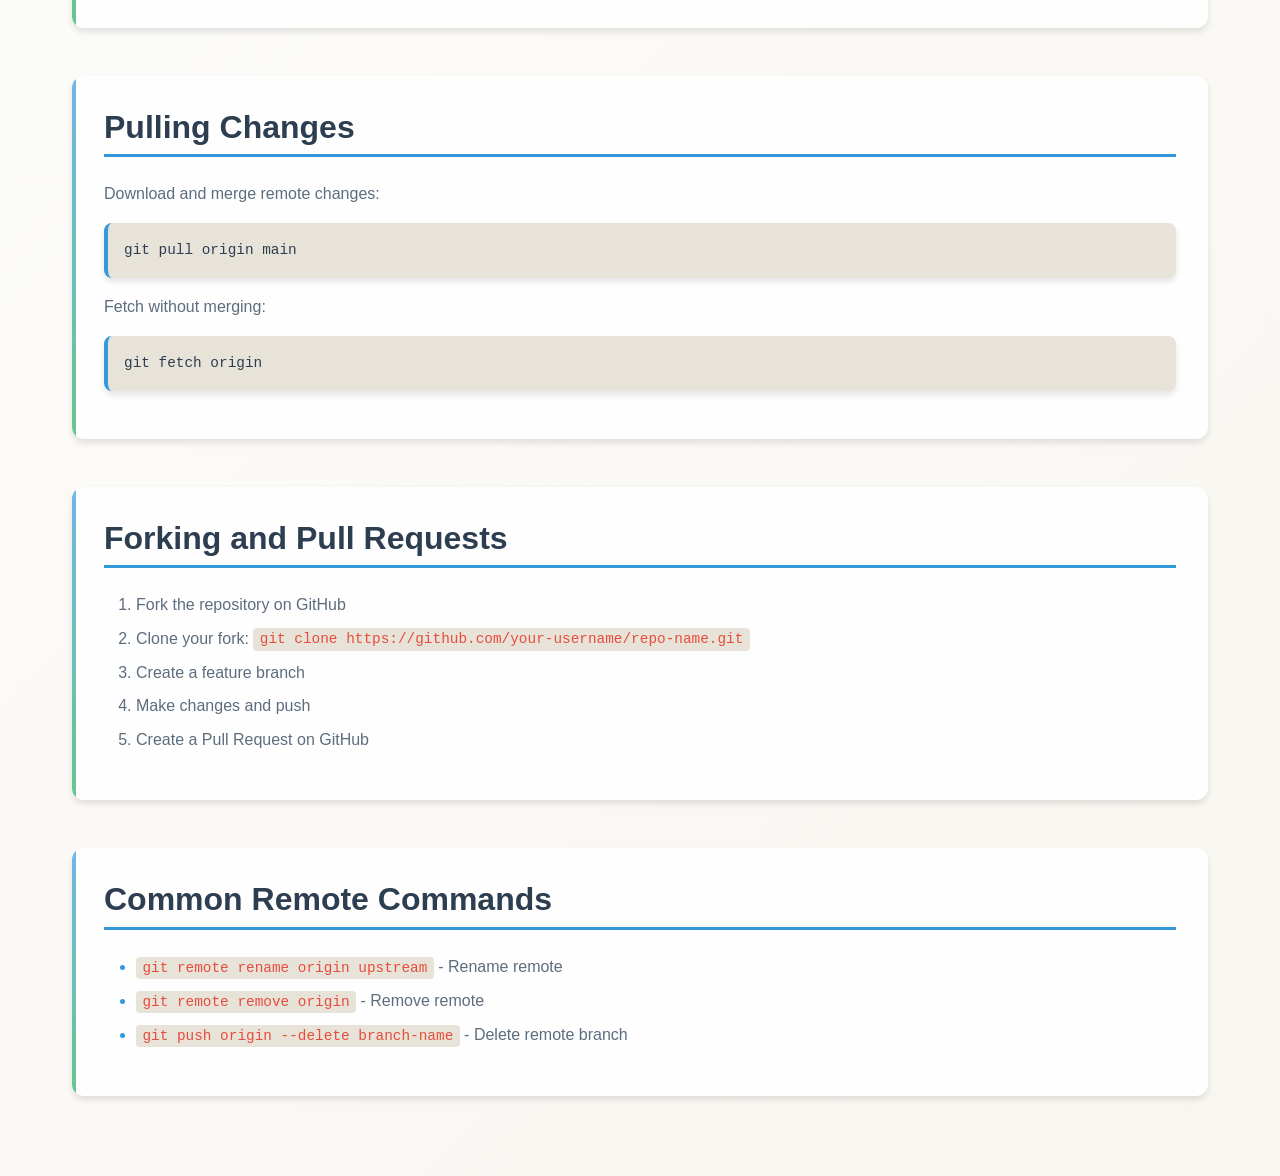
<file: module4.html>
<!DOCTYPE html>
<html lang="en">
<head>
    <meta charset="UTF-8">
    <meta name="viewport" content="width=device-width, initial-scale=1.0">
    <title>Module 4: Working with Remotes</title>
    <link rel="stylesheet" href="style.css">
</head>
<body>
    <nav>
        <a href="index.html">Home</a>
        <a href="about.html">Git Basics</a>
        <a href="services.html">Git Status</a>
        <a href="contact.html">Ask Questions</a>
    </nav>
    <header>
        <h1>Module 4: Working with Remotes</h1>
    </header>
    <main>
        <section>
            <h2>What are Remote Repositories?</h2>
            <p>Remote repositories are versions of your project hosted on the internet (GitHub, GitLab, Bitbucket). They enable collaboration and backup.</p>
        </section>
        <section>
            <h2>Adding a Remote</h2>
            <p>Connect your local repo to a remote:</p>
            <pre><code>git remote add origin https://github.com/username/repo-name.git</code></pre>
            <p>List remotes:</p>
            <pre><code>git remote -v</code></pre>
        </section>
        <section>
            <h2>Cloning a Repository</h2>
            <p>Download an existing repository:</p>
            <pre><code>git clone https://github.com/username/repo-name.git</code></pre>
            <p>This creates a local copy with remote tracking.</p>
        </section>
        <section>
            <h2>Pushing Changes</h2>
            <p>Upload your commits to the remote:</p>
            <pre><code>git push origin main</code></pre>
            <p>Push a new branch:</p>
            <pre><code>git push -u origin feature-branch</code></pre>
        </section>
        <section>
            <h2>Pulling Changes</h2>
            <p>Download and merge remote changes:</p>
            <pre><code>git pull origin main</code></pre>
            <p>Fetch without merging:</p>
            <pre><code>git fetch origin</code></pre>
        </section>
        <section>
            <h2>Forking and Pull Requests</h2>
            <ol>
                <li>Fork the repository on GitHub</li>
                <li>Clone your fork: <code>git clone https://github.com/your-username/repo-name.git</code></li>
                <li>Create a feature branch</li>
                <li>Make changes and push</li>
                <li>Create a Pull Request on GitHub</li>
            </ol>
        </section>
        <section>
            <h2>Common Remote Commands</h2>
            <ul>
                <li><code>git remote rename origin upstream</code> - Rename remote</li>
                <li><code>git remote remove origin</code> - Remove remote</li>
                <li><code>git push origin --delete branch-name</code> - Delete remote branch</li>
            </ul>
        </section>
        <nav class="module-nav">
            <a href="module3.html">Previous: Branching</a> |
            <a href="index.html">Back to Modules</a> |
            <a href="module5.html">Next: Advanced Features</a>
        </nav>
    </main>
</body>
</html>
</file>
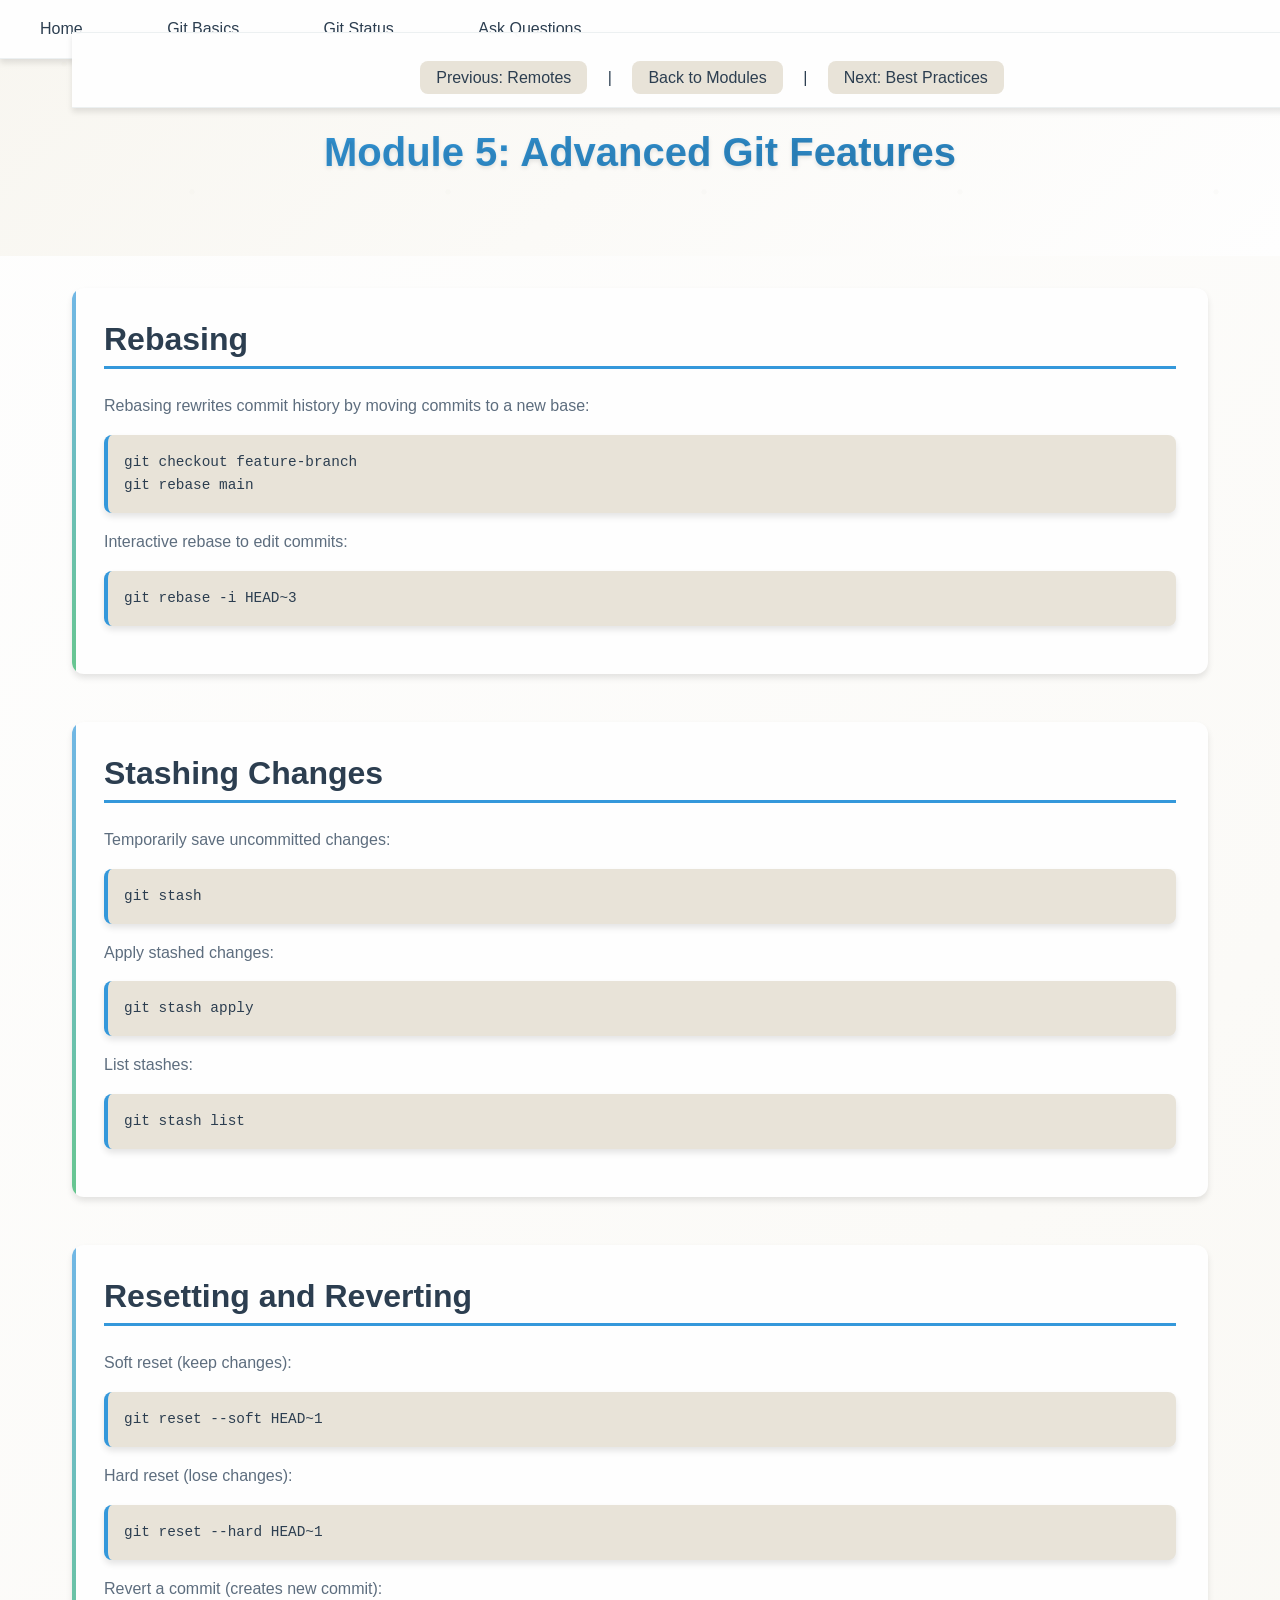
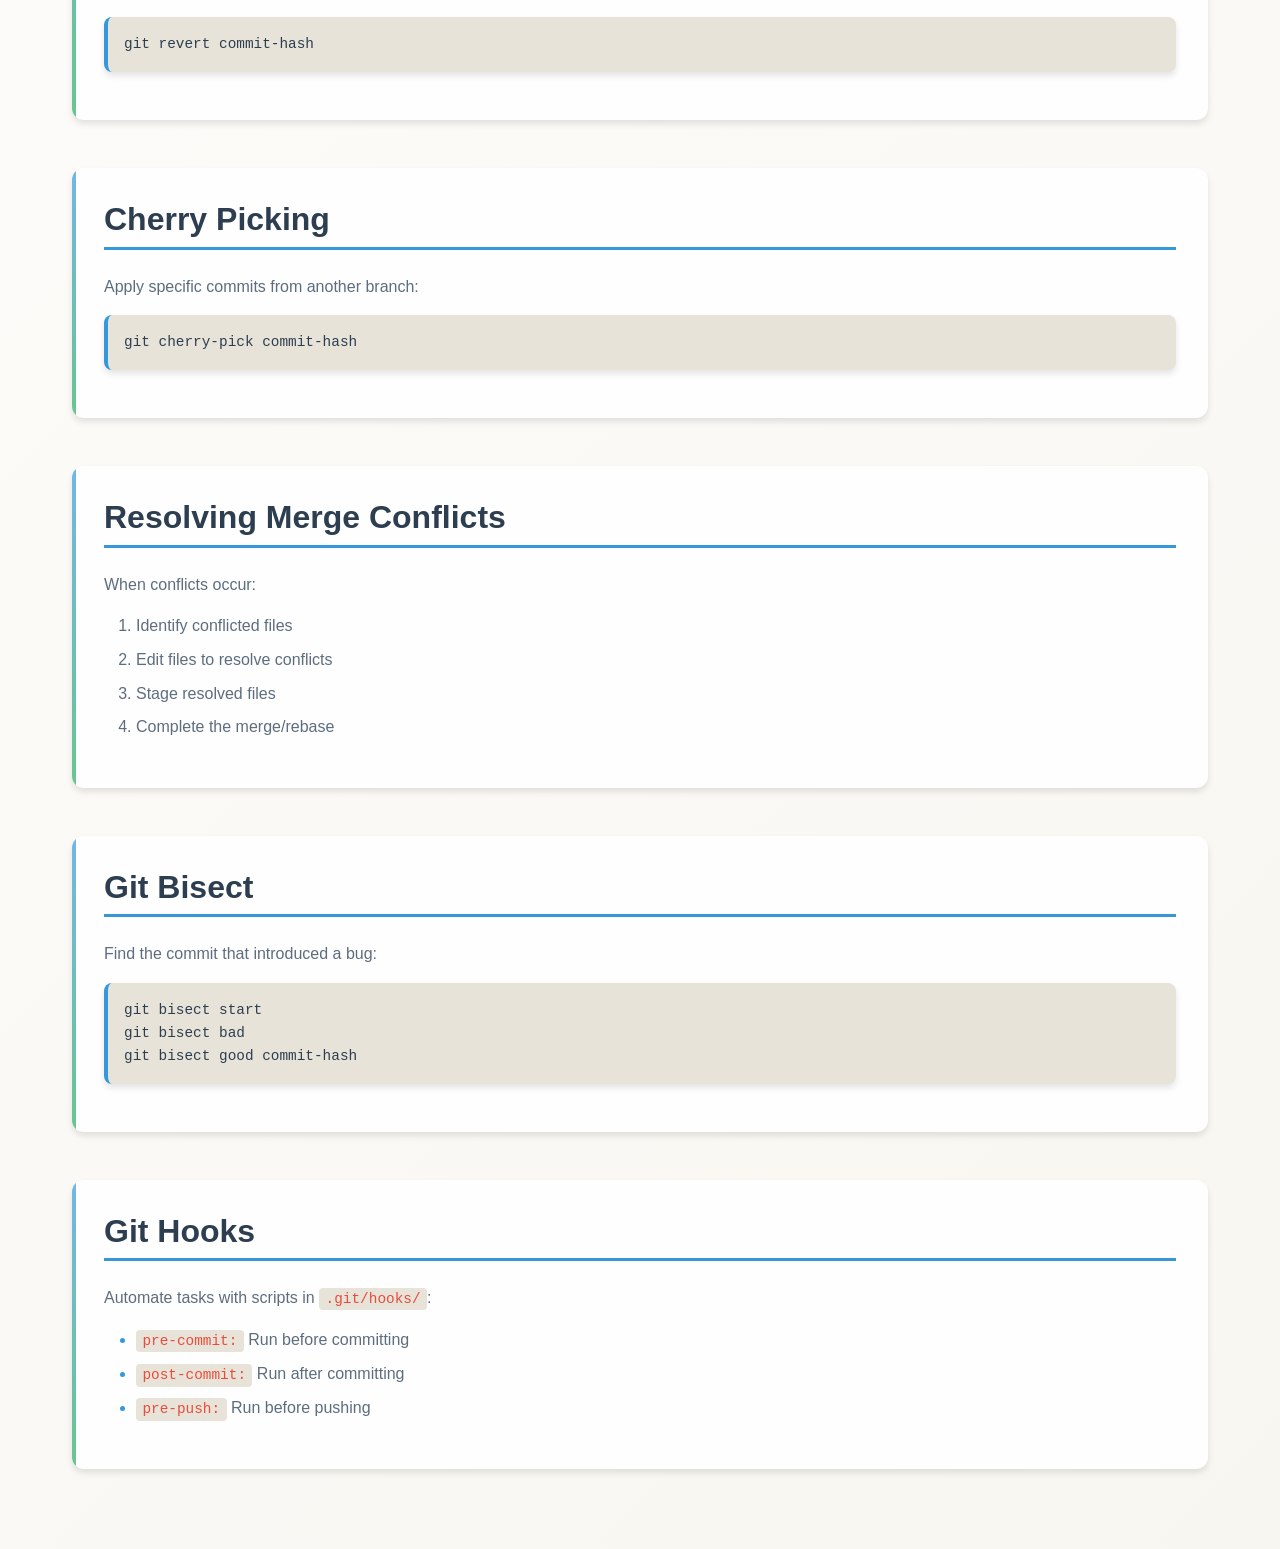
<file: module5.html>
<!DOCTYPE html>
<html lang="en">
<head>
    <meta charset="UTF-8">
    <meta name="viewport" content="width=device-width, initial-scale=1.0">
    <title>Module 5: Advanced Git Features</title>
    <link rel="stylesheet" href="style.css">
</head>
<body>
    <nav>
        <a href="index.html">Home</a>
        <a href="about.html">Git Basics</a>
        <a href="services.html">Git Status</a>
        <a href="contact.html">Ask Questions</a>
    </nav>
    <header>
        <h1>Module 5: Advanced Git Features</h1>
    </header>
    <main>
        <section>
            <h2>Rebasing</h2>
            <p>Rebasing rewrites commit history by moving commits to a new base:</p>
            <pre><code>git checkout feature-branch
git rebase main</code></pre>
            <p>Interactive rebase to edit commits:</p>
            <pre><code>git rebase -i HEAD~3</code></pre>
        </section>
        <section>
            <h2>Stashing Changes</h2>
            <p>Temporarily save uncommitted changes:</p>
            <pre><code>git stash</code></pre>
            <p>Apply stashed changes:</p>
            <pre><code>git stash apply</code></pre>
            <p>List stashes:</p>
            <pre><code>git stash list</code></pre>
        </section>
        <section>
            <h2>Resetting and Reverting</h2>
            <p>Soft reset (keep changes):</p>
            <pre><code>git reset --soft HEAD~1</code></pre>
            <p>Hard reset (lose changes):</p>
            <pre><code>git reset --hard HEAD~1</code></pre>
            <p>Revert a commit (creates new commit):</p>
            <pre><code>git revert commit-hash</code></pre>
        </section>
        <section>
            <h2>Cherry Picking</h2>
            <p>Apply specific commits from another branch:</p>
            <pre><code>git cherry-pick commit-hash</code></pre>
        </section>
        <section>
            <h2>Resolving Merge Conflicts</h2>
            <p>When conflicts occur:</p>
            <ol>
                <li>Identify conflicted files</li>
                <li>Edit files to resolve conflicts</li>
                <li>Stage resolved files</li>
                <li>Complete the merge/rebase</li>
            </ol>
        </section>
        <section>
            <h2>Git Bisect</h2>
            <p>Find the commit that introduced a bug:</p>
            <pre><code>git bisect start
git bisect bad
git bisect good commit-hash</code></pre>
        </section>
        <section>
            <h2>Git Hooks</h2>
            <p>Automate tasks with scripts in <code>.git/hooks/</code>:</p>
            <ul>
                <li><code>pre-commit:</code> Run before committing</li>
                <li><code>post-commit:</code> Run after committing</li>
                <li><code>pre-push:</code> Run before pushing</li>
            </ul>
        </section>
        <nav class="module-nav">
            <a href="module4.html">Previous: Remotes</a> |
            <a href="index.html">Back to Modules</a> |
            <a href="module6.html">Next: Best Practices</a>
        </nav>
    </main>
</body>
</html>
</file>
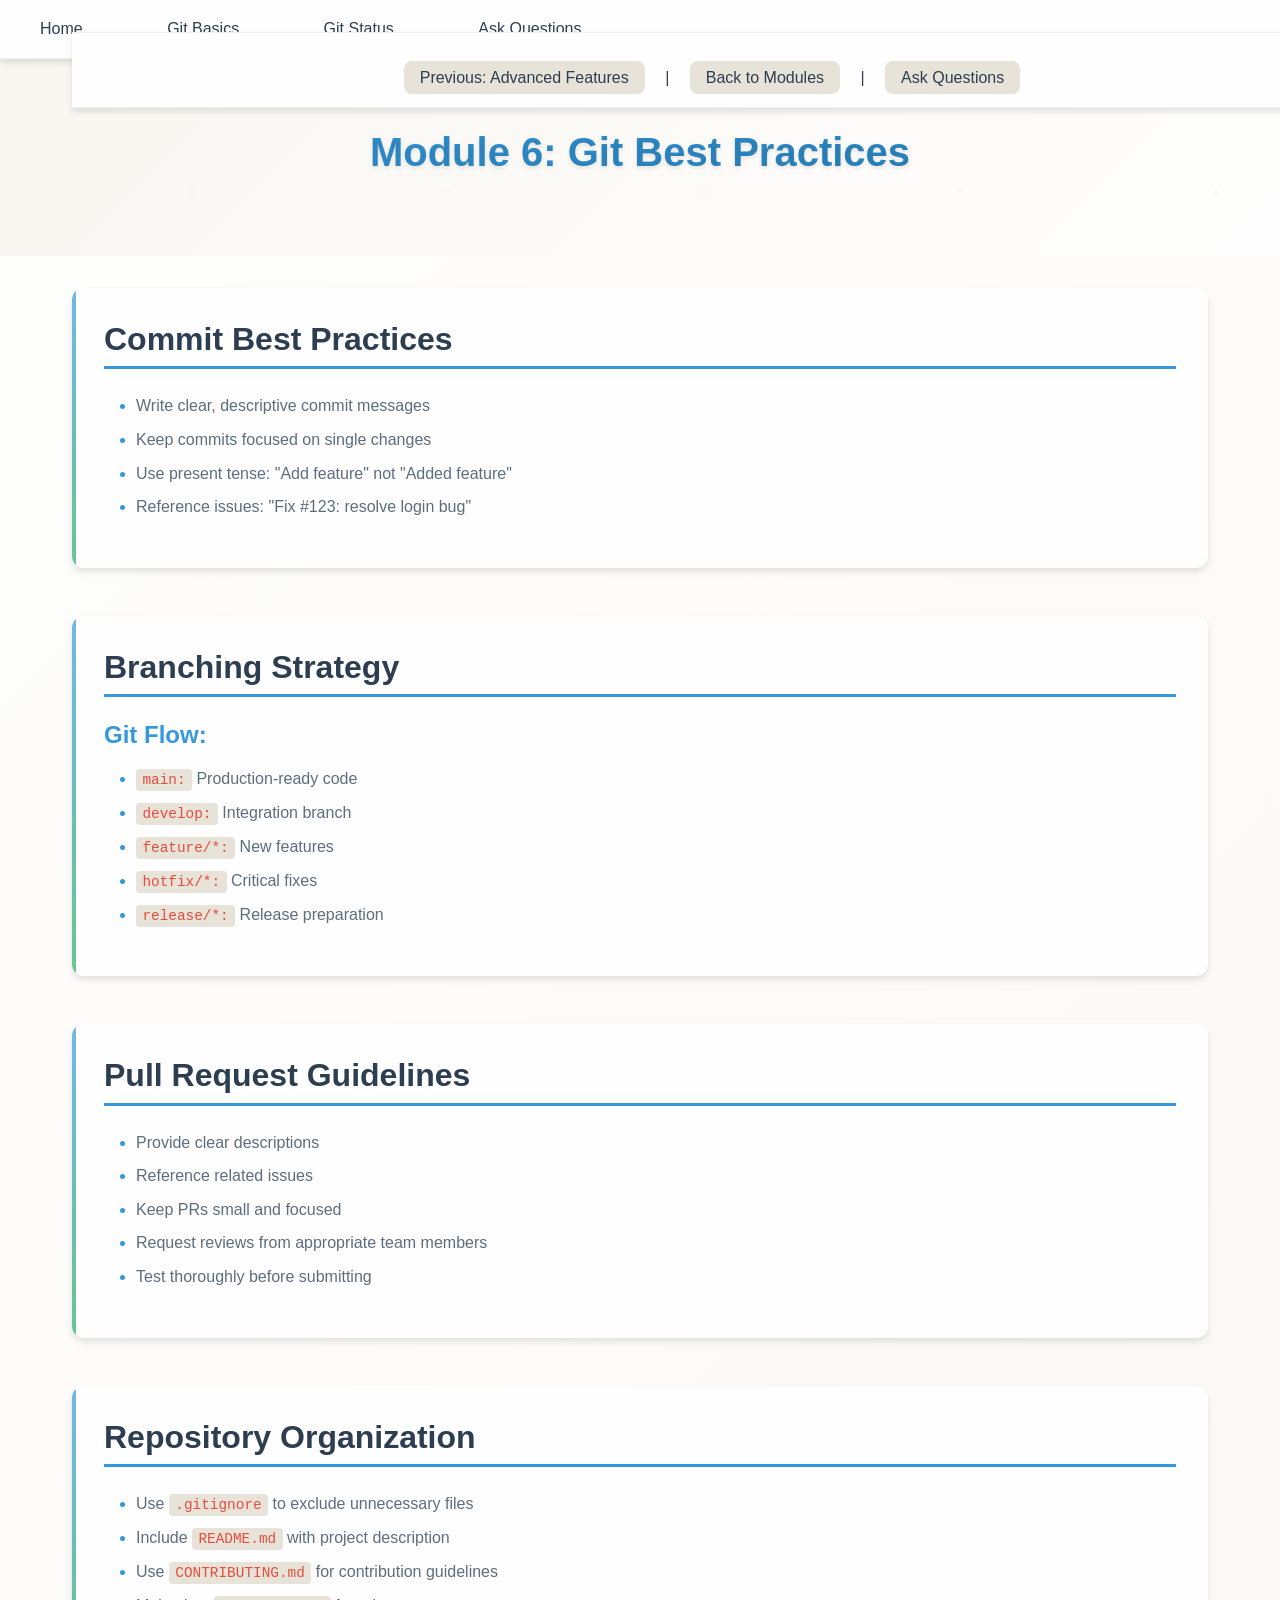
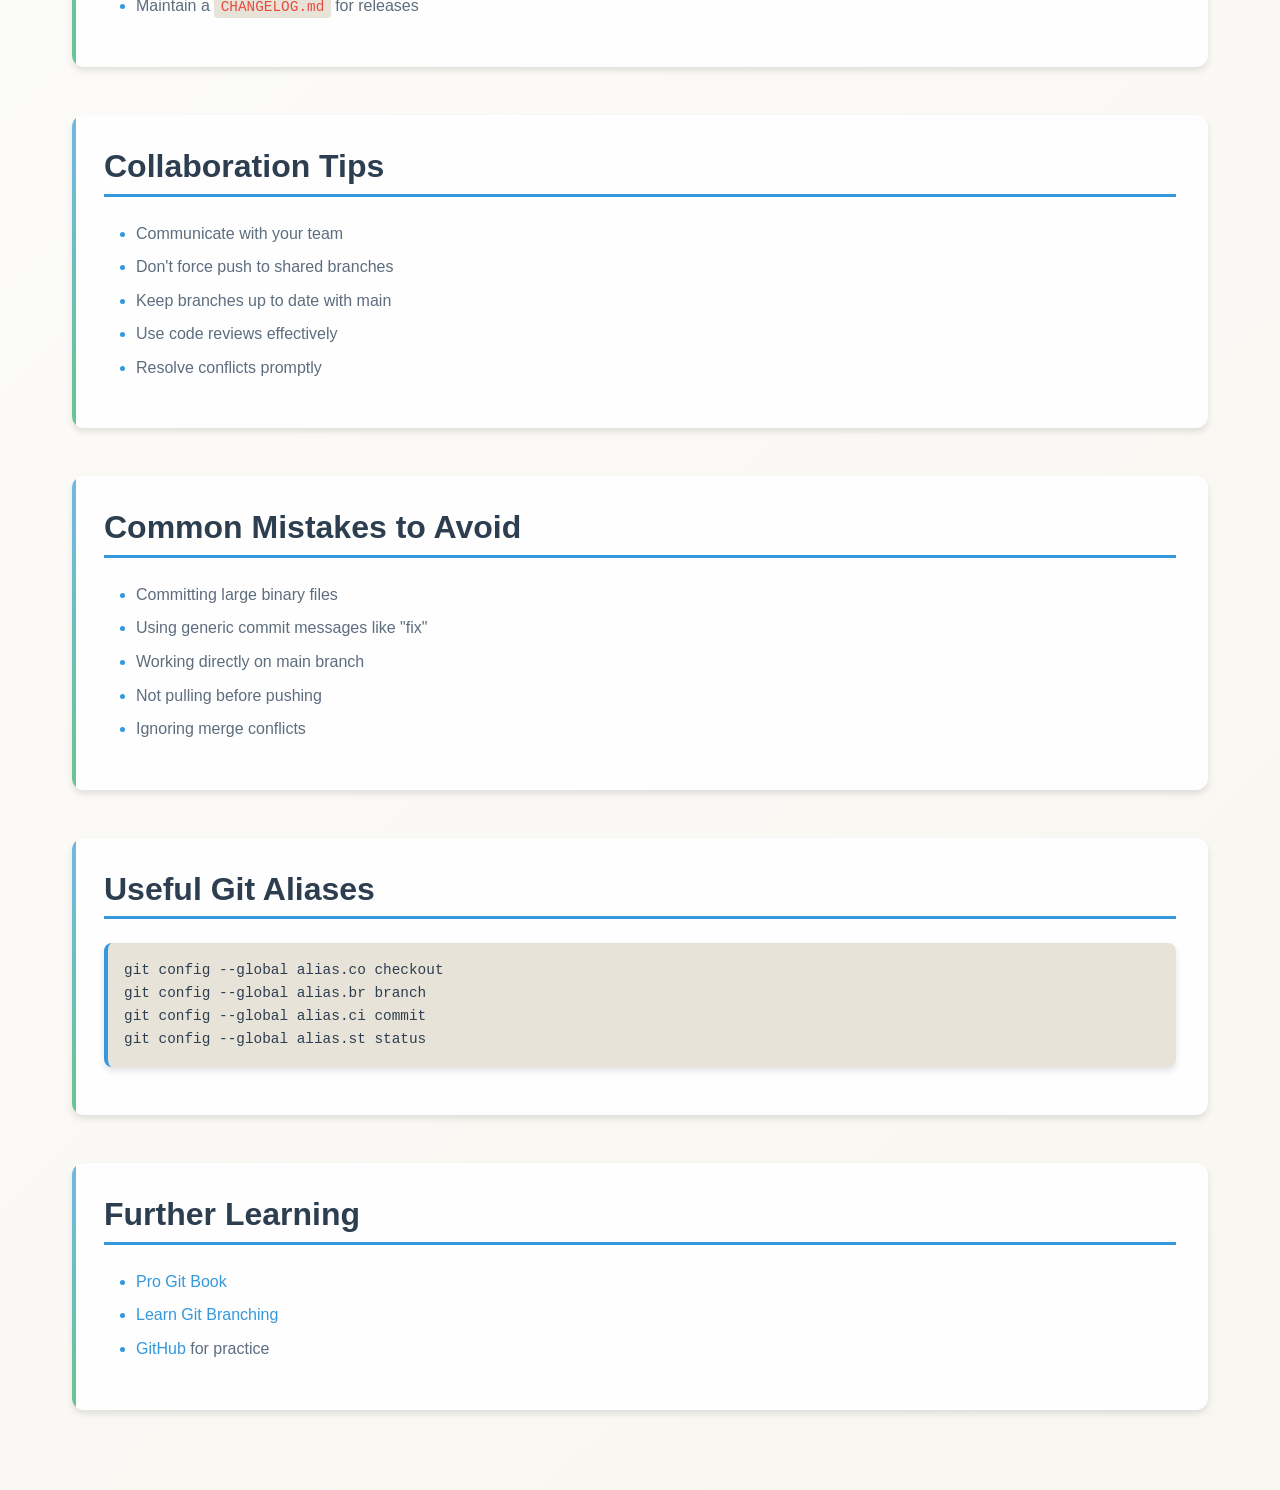
<file: module6.html>
<!DOCTYPE html>
<html lang="en">
<head>
    <meta charset="UTF-8">
    <meta name="viewport" content="width=device-width, initial-scale=1.0">
    <title>Module 6: Git Best Practices</title>
    <link rel="stylesheet" href="style.css">
</head>
<body>
    <nav>
        <a href="index.html">Home</a>
        <a href="about.html">Git Basics</a>
        <a href="services.html">Git Status</a>
        <a href="contact.html">Ask Questions</a>
    </nav>
    <header>
        <h1>Module 6: Git Best Practices</h1>
    </header>
    <main>
        <section>
            <h2>Commit Best Practices</h2>
            <ul>
                <li>Write clear, descriptive commit messages</li>
                <li>Keep commits focused on single changes</li>
                <li>Use present tense: "Add feature" not "Added feature"</li>
                <li>Reference issues: "Fix #123: resolve login bug"</li>
            </ul>
        </section>
        <section>
            <h2>Branching Strategy</h2>
            <h3>Git Flow:</h3>
            <ul>
                <li><code>main:</code> Production-ready code</li>
                <li><code>develop:</code> Integration branch</li>
                <li><code>feature/*:</code> New features</li>
                <li><code>hotfix/*:</code> Critical fixes</li>
                <li><code>release/*:</code> Release preparation</li>
            </ul>
        </section>
        <section>
            <h2>Pull Request Guidelines</h2>
            <ul>
                <li>Provide clear descriptions</li>
                <li>Reference related issues</li>
                <li>Keep PRs small and focused</li>
                <li>Request reviews from appropriate team members</li>
                <li>Test thoroughly before submitting</li>
            </ul>
        </section>
        <section>
            <h2>Repository Organization</h2>
            <ul>
                <li>Use <code>.gitignore</code> to exclude unnecessary files</li>
                <li>Include <code>README.md</code> with project description</li>
                <li>Use <code>CONTRIBUTING.md</code> for contribution guidelines</li>
                <li>Maintain a <code>CHANGELOG.md</code> for releases</li>
            </ul>
        </section>
        <section>
            <h2>Collaboration Tips</h2>
            <ul>
                <li>Communicate with your team</li>
                <li>Don't force push to shared branches</li>
                <li>Keep branches up to date with main</li>
                <li>Use code reviews effectively</li>
                <li>Resolve conflicts promptly</li>
            </ul>
        </section>
        <section>
            <h2>Common Mistakes to Avoid</h2>
            <ul>
                <li>Committing large binary files</li>
                <li>Using generic commit messages like "fix"</li>
                <li>Working directly on main branch</li>
                <li>Not pulling before pushing</li>
                <li>Ignoring merge conflicts</li>
            </ul>
        </section>
        <section>
            <h2>Useful Git Aliases</h2>
            <pre><code>git config --global alias.co checkout
git config --global alias.br branch
git config --global alias.ci commit
git config --global alias.st status</code></pre>
        </section>
        <section>
            <h2>Further Learning</h2>
            <ul>
                <li><a href="https://git-scm.com/book" target="_blank">Pro Git Book</a></li>
                <li><a href="https://learngitbranching.js.org/" target="_blank">Learn Git Branching</a></li>
                <li><a href="https://github.com/" target="_blank">GitHub</a> for practice</li>
            </ul>
        </section>
        <nav class="module-nav">
            <a href="module5.html">Previous: Advanced Features</a> |
            <a href="index.html">Back to Modules</a> |
            <a href="contact.html">Ask Questions</a>
        </nav>
    </main>
</body>
</html>
</file>
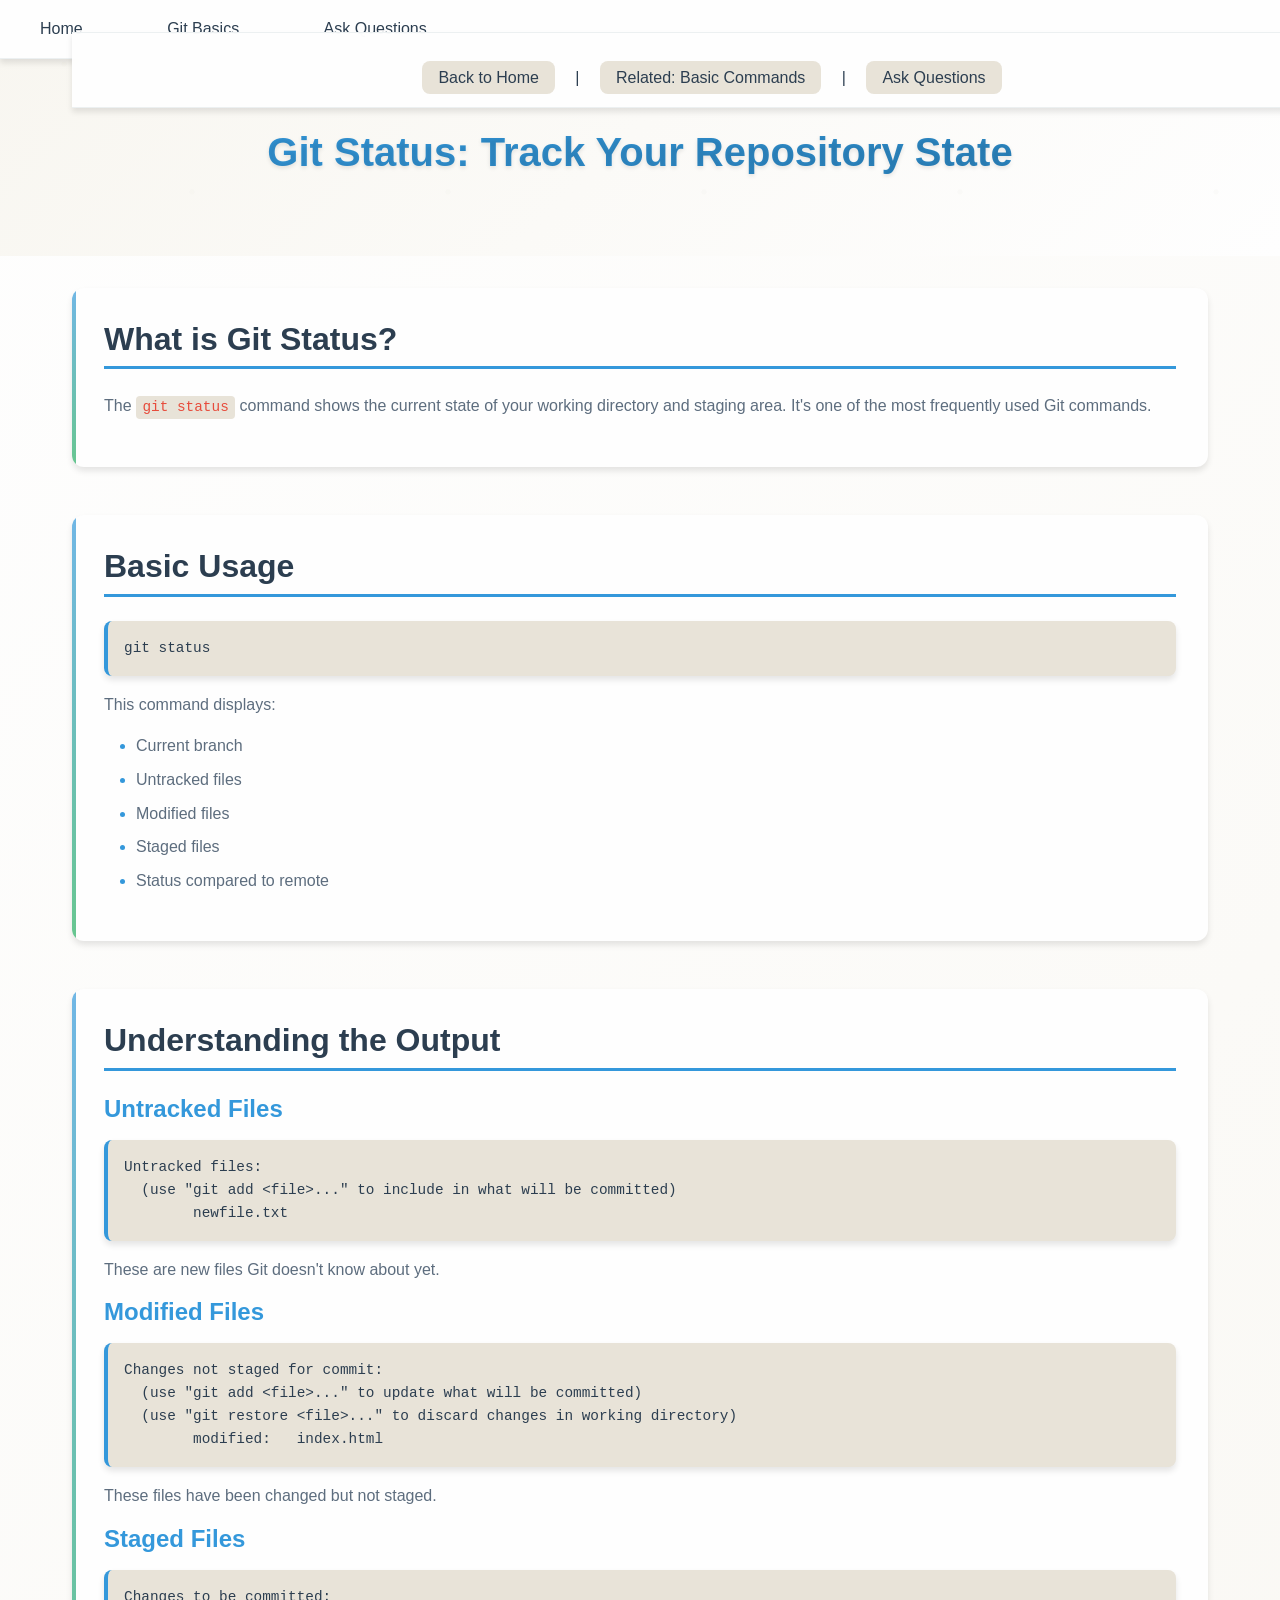
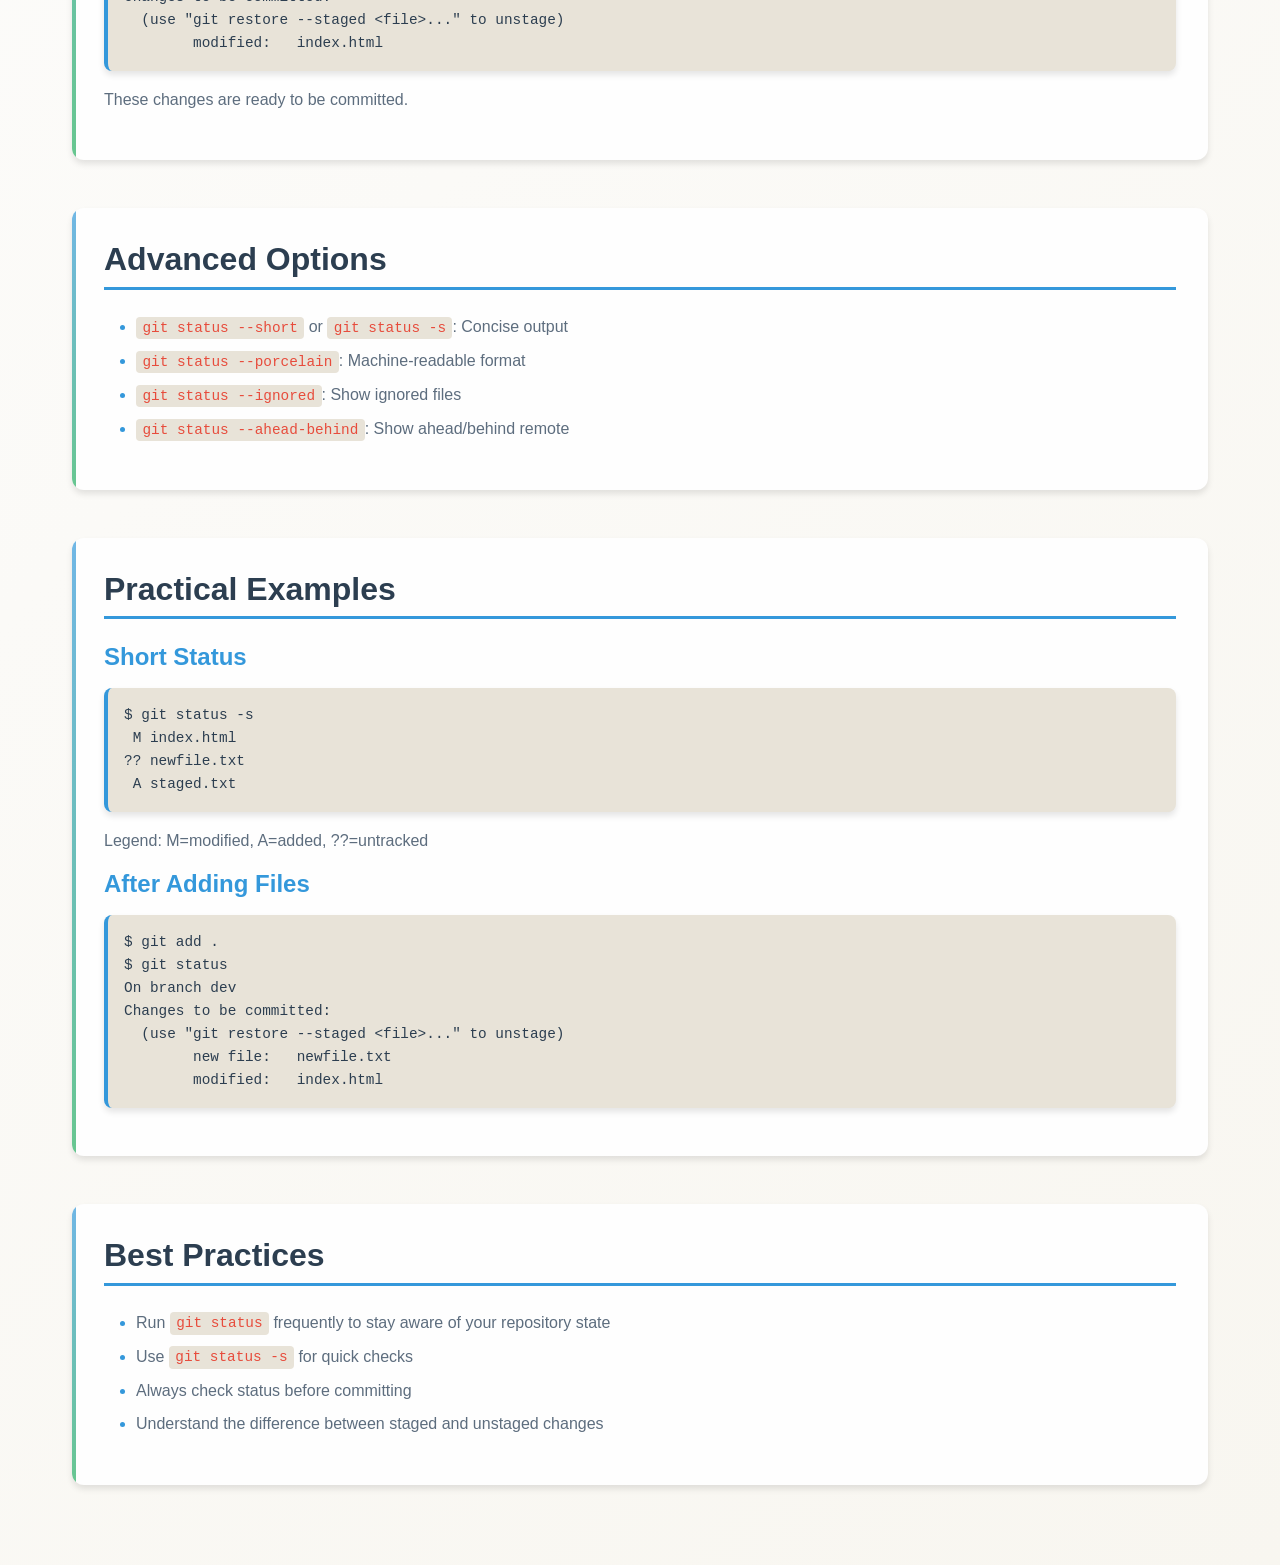
<file: services.html>
<!DOCTYPE html>
<html lang="en">
<head>
    <meta charset="UTF-8">
    <meta name="viewport" content="width=device-width, initial-scale=1.0">
    <title>Git Status Feature</title>
    <link rel="stylesheet" href="style.css">
</head>
<body>
    <nav>
        <a href="index.html">Home</a>
        <a href="about.html">Git Basics</a>
        <a href="contact.html">Ask Questions</a>
    </nav>
    <header>
        <h1>Git Status: Track Your Repository State</h1>
    </header>
    <main>
        <section>
            <h2>What is Git Status?</h2>
            <p>The <code>git status</code> command shows the current state of your working directory and staging area. It's one of the most frequently used Git commands.</p>
        </section>
        <section>
            <h2>Basic Usage</h2>
            <pre><code>git status</code></pre>
            <p>This command displays:</p>
            <ul>
                <li>Current branch</li>
                <li>Untracked files</li>
                <li>Modified files</li>
                <li>Staged files</li>
                <li>Status compared to remote</li>
            </ul>
        </section>
        <section>
            <h2>Understanding the Output</h2>
            <h3>Untracked Files</h3>
            <pre><code>Untracked files:
  (use "git add &lt;file&gt;..." to include in what will be committed)
        newfile.txt</code></pre>
            <p>These are new files Git doesn't know about yet.</p>

            <h3>Modified Files</h3>
            <pre><code>Changes not staged for commit:
  (use "git add &lt;file&gt;..." to update what will be committed)
  (use "git restore &lt;file&gt;..." to discard changes in working directory)
        modified:   index.html</code></pre>
            <p>These files have been changed but not staged.</p>

            <h3>Staged Files</h3>
            <pre><code>Changes to be committed:
  (use "git restore --staged &lt;file&gt;..." to unstage)
        modified:   index.html</code></pre>
            <p>These changes are ready to be committed.</p>
        </section>
        <section>
            <h2>Advanced Options</h2>
            <ul>
                <li><code>git status --short</code> or <code>git status -s</code>: Concise output</li>
                <li><code>git status --porcelain</code>: Machine-readable format</li>
                <li><code>git status --ignored</code>: Show ignored files</li>
                <li><code>git status --ahead-behind</code>: Show ahead/behind remote</li>
            </ul>
        </section>
        <section>
            <h2>Practical Examples</h2>
            <h3>Short Status</h3>
            <pre><code>$ git status -s
 M index.html
?? newfile.txt
 A staged.txt</code></pre>
            <p>Legend: M=modified, A=added, ??=untracked</p>

            <h3>After Adding Files</h3>
            <pre><code>$ git add .
$ git status
On branch dev
Changes to be committed:
  (use "git restore --staged &lt;file&gt;..." to unstage)
        new file:   newfile.txt
        modified:   index.html</code></pre>
        </section>
        <section>
            <h2>Best Practices</h2>
            <ul>
                <li>Run <code>git status</code> frequently to stay aware of your repository state</li>
                <li>Use <code>git status -s</code> for quick checks</li>
                <li>Always check status before committing</li>
                <li>Understand the difference between staged and unstaged changes</li>
            </ul>
        </section>
        <nav class="module-nav">
            <a href="index.html">Back to Home</a> |
            <a href="module2.html">Related: Basic Commands</a> |
            <a href="contact.html">Ask Questions</a>
        </nav>
    </main>
</body>
</html>
</file>
<file: style.css>
/* Git Learning Hub - Professional UI/UX Design */
/* Color Palette: Cream, Navy, and Accent Colors */
:root {
  --primary-bg: #fefefe;
  --secondary-bg: #f8f6f0;
  --accent-bg: #e8e3d8;
  --nav-bg: rgba(254, 254, 254, 0.95);
  --text-primary: #2c3e50;
  --text-secondary: #5d6d7e;
  --text-light: #95a5a6;
  --accent-color: #3498db;
  --accent-hover: #2980b9;
  --success-color: #27ae60;
  --warning-color: #f39c12;
  --error-color: #e74c3c;
  --border-color: #ecf0f1;
  --shadow: 0 4px 6px rgba(0, 0, 0, 0.1);
  --shadow-lg: 0 10px 25px rgba(0, 0, 0, 0.15);
  --border-radius: 8px;
  --border-radius-lg: 12px;
  --transition: all 0.3s cubic-bezier(0.4, 0, 0.2, 1);
}

/* Global Reset and Base Styles */
* {
  margin: 0;
  padding: 0;
  box-sizing: border-box;
}

body {
  font-family: 'Segoe UI', Tahoma, Geneva, Verdana, sans-serif;
  line-height: 1.6;
  color: var(--text-primary);
  background: linear-gradient(135deg, var(--primary-bg) 0%, var(--secondary-bg) 100%);
  min-height: 100vh;
  overflow-x: hidden;
}

/* Typography */
h1, h2, h3, h4, h5, h6 {
  font-weight: 600;
  line-height: 1.2;
  margin-bottom: 1rem;
  color: var(--text-primary);
}

h1 {
  font-size: 2.5rem;
  background: linear-gradient(135deg, var(--accent-color), var(--accent-hover));
  -webkit-background-clip: text;
  -webkit-text-fill-color: transparent;
  background-clip: text;
  animation: fadeInUp 1s ease-out;
}

h2 {
  font-size: 2rem;
  border-bottom: 3px solid var(--accent-color);
  padding-bottom: 0.5rem;
  margin-bottom: 1.5rem;
}

h3 {
  font-size: 1.5rem;
  color: var(--accent-color);
}

p {
  margin-bottom: 1rem;
  color: var(--text-secondary);
}

code {
  background: var(--accent-bg);
  padding: 0.2rem 0.4rem;
  border-radius: 4px;
  font-family: 'Consolas', 'Monaco', 'Courier New', monospace;
  font-size: 0.9em;
  color: var(--error-color);
}

pre {
  background: var(--accent-bg);
  padding: 1rem;
  border-radius: var(--border-radius);
  overflow-x: auto;
  border-left: 4px solid var(--accent-color);
  margin: 1rem 0;
  box-shadow: var(--shadow);
}

pre code {
  background: none;
  padding: 0;
  color: var(--text-primary);
}

/* Navigation */
nav {
  position: fixed;
  top: 0;
  width: 100%;
  background: var(--nav-bg);
  backdrop-filter: blur(10px);
  border-bottom: 1px solid var(--border-color);
  z-index: 1000;
  padding: 1rem 0;
  box-shadow: var(--shadow);
  transition: var(--transition);
}

nav:hover {
  background: rgba(254, 254, 254, 0.98);
}

nav a {
  color: var(--text-primary);
  text-decoration: none;
  margin: 0 1.5rem;
  font-weight: 500;
  position: relative;
  transition: var(--transition);
  padding: 0.5rem 1rem;
  border-radius: var(--border-radius);
}

nav a:hover {
  color: var(--accent-color);
  background: var(--accent-bg);
  transform: translateY(-2px);
}

nav a::after {
  content: '';
  position: absolute;
  bottom: 0;
  left: 50%;
  width: 0;
  height: 2px;
  background: var(--accent-color);
  transition: var(--transition);
  transform: translateX(-50%);
}

nav a:hover::after {
  width: 100%;
}

/* Header */
header {
  text-align: center;
  padding: 8rem 2rem 4rem;
  background: linear-gradient(135deg, var(--secondary-bg) 0%, var(--primary-bg) 100%);
  position: relative;
  overflow: hidden;
}

header::before {
  content: '';
  position: absolute;
  top: 0;
  left: 0;
  right: 0;
  bottom: 0;
  background: url('data:image/svg+xml,<svg xmlns="http://www.w3.org/2000/svg" viewBox="0 0 100 100"><defs><pattern id="grain" width="100" height="100" patternUnits="userSpaceOnUse"><circle cx="25" cy="25" r="1" fill="%23e8e3d8" opacity="0.1"/><circle cx="75" cy="75" r="1" fill="%23e8e3d8" opacity="0.1"/><circle cx="50" cy="10" r="0.5" fill="%23e8e3d8" opacity="0.1"/></pattern></defs><rect width="100" height="100" fill="url(%23grain)"/></svg>');
  pointer-events: none;
}

header h1 {
  margin-bottom: 1rem;
  text-shadow: 0 2px 4px rgba(0, 0, 0, 0.1);
}

header p {
  font-size: 1.2rem;
  max-width: 600px;
  margin: 0 auto;
  opacity: 0;
  animation: fadeInUp 1s ease-out 0.3s forwards;
}

/* Main Content */
main {
  max-width: 1200px;
  margin: 0 auto;
  padding: 2rem;
}

/* Sections */
section {
  margin-bottom: 3rem;
  padding: 2rem;
  background: var(--primary-bg);
  border-radius: var(--border-radius-lg);
  box-shadow: var(--shadow);
  transition: var(--transition);
  position: relative;
  overflow: hidden;
}

section::before {
  content: '';
  position: absolute;
  top: 0;
  left: 0;
  width: 4px;
  height: 100%;
  background: linear-gradient(to bottom, var(--accent-color), var(--success-color));
  opacity: 0.7;
}

section:hover {
  transform: translateY(-5px);
  box-shadow: var(--shadow-lg);
}

section h2, section h3 {
  position: relative;
  z-index: 2;
}

/* Module Grid */
.module-grid {
  display: grid;
  grid-template-columns: repeat(auto-fit, minmax(300px, 1fr));
  gap: 2rem;
  margin-top: 2rem;
}

.module {
  background: linear-gradient(135deg, var(--primary-bg) 0%, var(--secondary-bg) 100%);
  padding: 2rem;
  border-radius: var(--border-radius-lg);
  box-shadow: var(--shadow);
  transition: var(--transition);
  border: 1px solid var(--border-color);
  position: relative;
  overflow: hidden;
}

.module::before {
  content: '';
  position: absolute;
  top: 0;
  left: 0;
  right: 0;
  height: 4px;
  background: linear-gradient(90deg, var(--accent-color), var(--success-color), var(--warning-color));
}

.module:hover {
  transform: translateY(-10px) rotateX(5deg);
  box-shadow: 0 20px 40px rgba(0, 0, 0, 0.2);
}

.module h3 {
  margin-bottom: 1rem;
  color: var(--text-primary);
}

.module a {
  color: var(--accent-color);
  text-decoration: none;
  font-weight: 600;
  transition: var(--transition);
  display: inline-block;
}

.module a:hover {
  color: var(--accent-hover);
  transform: scale(1.05);
}

/* Command Lists */
.command-list {
  background: var(--accent-bg);
  padding: 1.5rem;
  border-radius: var(--border-radius);
  margin: 1rem 0;
  border-left: 4px solid var(--accent-color);
  transition: var(--transition);
}

.command-list:hover {
  background: var(--primary-bg);
  transform: translateX(5px);
}

.command-list h3 {
  color: var(--text-primary);
  margin-bottom: 1rem;
}

/* Lists */
ul, ol {
  margin: 1rem 0;
  padding-left: 2rem;
}

li {
  margin-bottom: 0.5rem;
  color: var(--text-secondary);
}

ul li::marker {
  color: var(--accent-color);
}

/* Links */
a {
  color: var(--accent-color);
  text-decoration: none;
  transition: var(--transition);
}

a:hover {
  color: var(--accent-hover);
  text-decoration: underline;
}

/* Forms */
form {
  background: var(--primary-bg);
  padding: 2rem;
  border-radius: var(--border-radius-lg);
  box-shadow: var(--shadow);
  max-width: 600px;
  margin: 0 auto;
}

label {
  display: block;
  margin-bottom: 0.5rem;
  font-weight: 600;
  color: var(--text-primary);
}

input, select, textarea {
  width: 100%;
  padding: 0.75rem;
  border: 2px solid var(--border-color);
  border-radius: var(--border-radius);
  font-size: 1rem;
  transition: var(--transition);
  margin-bottom: 1rem;
}

input:focus, select:focus, textarea:focus {
  outline: none;
  border-color: var(--accent-color);
  box-shadow: 0 0 0 3px rgba(52, 152, 219, 0.1);
}

button {
  background: linear-gradient(135deg, var(--accent-color), var(--accent-hover));
  color: white;
  padding: 0.75rem 2rem;
  border: none;
  border-radius: var(--border-radius);
  font-size: 1rem;
  font-weight: 600;
  cursor: pointer;
  transition: var(--transition);
  width: 100%;
}

button:hover {
  transform: translateY(-2px);
  box-shadow: var(--shadow-lg);
}

/* Module Navigation */
.module-nav {
  text-align: center;
  margin-top: 2rem;
  padding-top: 2rem;
  border-top: 1px solid var(--border-color);
}

.module-nav a {
  margin: 0 1rem;
  padding: 0.5rem 1rem;
  background: var(--accent-bg);
  border-radius: var(--border-radius);
  transition: var(--transition);
}

.module-nav a:hover {
  background: var(--accent-color);
  color: white;
  transform: scale(1.05);
}

/* Details/Summary for FAQ */
details {
  background: var(--accent-bg);
  border-radius: var(--border-radius);
  margin: 1rem 0;
  border: 1px solid var(--border-color);
  transition: var(--transition);
}

details:hover {
  background: var(--primary-bg);
}

summary {
  padding: 1rem;
  cursor: pointer;
  font-weight: 600;
  color: var(--text-primary);
  transition: var(--transition);
}

summary:hover {
  color: var(--accent-color);
}

details[open] {
  box-shadow: var(--shadow);
}

details p {
  padding: 0 1rem 1rem;
  margin: 0;
}

/* GitHub Integration */
.github-link {
  position: fixed;
  bottom: 2rem;
  right: 2rem;
  background: var(--text-primary);
  color: white;
  padding: 1rem;
  border-radius: 50%;
  box-shadow: var(--shadow-lg);
  transition: var(--transition);
  z-index: 1000;
  text-decoration: none;
  display: flex;
  align-items: center;
  justify-content: center;
}

.github-link:hover {
  transform: scale(1.1) rotate(5deg);
  background: var(--accent-color);
}

/* Animations */
@keyframes fadeInUp {
  from {
    opacity: 0;
    transform: translateY(30px);
  }
  to {
    opacity: 1;
    transform: translateY(0);
  }
}

@keyframes slideInLeft {
  from {
    opacity: 0;
    transform: translateX(-30px);
  }
  to {
    opacity: 1;
    transform: translateX(0);
  }
}

@keyframes slideInRight {
  from {
    opacity: 0;
    transform: translateX(30px);
  }
  to {
    opacity: 1;
    transform: translateX(0);
  }
}

/* Parallax Scrolling */
.parallax-section {
  position: relative;
  height: 400px;
  overflow: hidden;
  display: flex;
  align-items: center;
  justify-content: center;
  color: white;
  text-align: center;
}

.parallax-bg {
  position: absolute;
  top: 0;
  left: 0;
  width: 100%;
  height: 100%;
  background: linear-gradient(135deg, var(--accent-color), var(--accent-hover));
  transform: translateZ(0);
  will-change: transform;
}

.parallax-content {
  position: relative;
  z-index: 2;
  animation: fadeInUp 1s ease-out;
}

/* Scroll Animations */
.fade-in {
  opacity: 0;
  transform: translateY(30px);
  transition: var(--transition);
}

.fade-in.animate {
  opacity: 1;
  transform: translateY(0);
}

.slide-left {
  opacity: 0;
  transform: translateX(-30px);
  transition: var(--transition);
}

.slide-left.animate {
  opacity: 1;
  transform: translateX(0);
}

.slide-right {
  opacity: 0;
  transform: translateX(30px);
  transition: var(--transition);
}

.slide-right.animate {
  opacity: 1;
  transform: translateX(0);
}

/* Responsive Design */
@media (max-width: 768px) {
  nav {
    padding: 0.5rem 0;
  }

  nav a {
    margin: 0 0.5rem;
    padding: 0.5rem;
    font-size: 0.9rem;
  }

  h1 {
    font-size: 2rem;
  }

  .module-grid {
    grid-template-columns: 1fr;
    gap: 1rem;
  }

  section {
    padding: 1rem;
    margin-bottom: 2rem;
  }

  .github-link {
    bottom: 1rem;
    right: 1rem;
    padding: 0.75rem;
  }
}

@media (max-width: 480px) {
  main {
    padding: 1rem;
  }

  header {
    padding: 6rem 1rem 3rem;
  }

  h1 {
    font-size: 1.8rem;
  }

  nav a {
    margin: 0 0.25rem;
    font-size: 0.8rem;
  }
}

/* Loading Animation */
.loading {
  opacity: 0;
  animation: fadeInUp 0.6s ease-out 0.2s forwards;
}

/* Custom Scrollbar */
::-webkit-scrollbar {
  width: 8px;
}

::-webkit-scrollbar-track {
  background: var(--secondary-bg);
}

::-webkit-scrollbar-thumb {
  background: var(--accent-color);
  border-radius: 4px;
}

::-webkit-scrollbar-thumb:hover {
  background: var(--accent-hover);
}

/* Print Styles */
@media print {
  nav, .github-link {
    display: none;
  }

  body {
    background: white;
  }

  section {
    box-shadow: none;
    border: 1px solid #ccc;
  }
}
</file>
